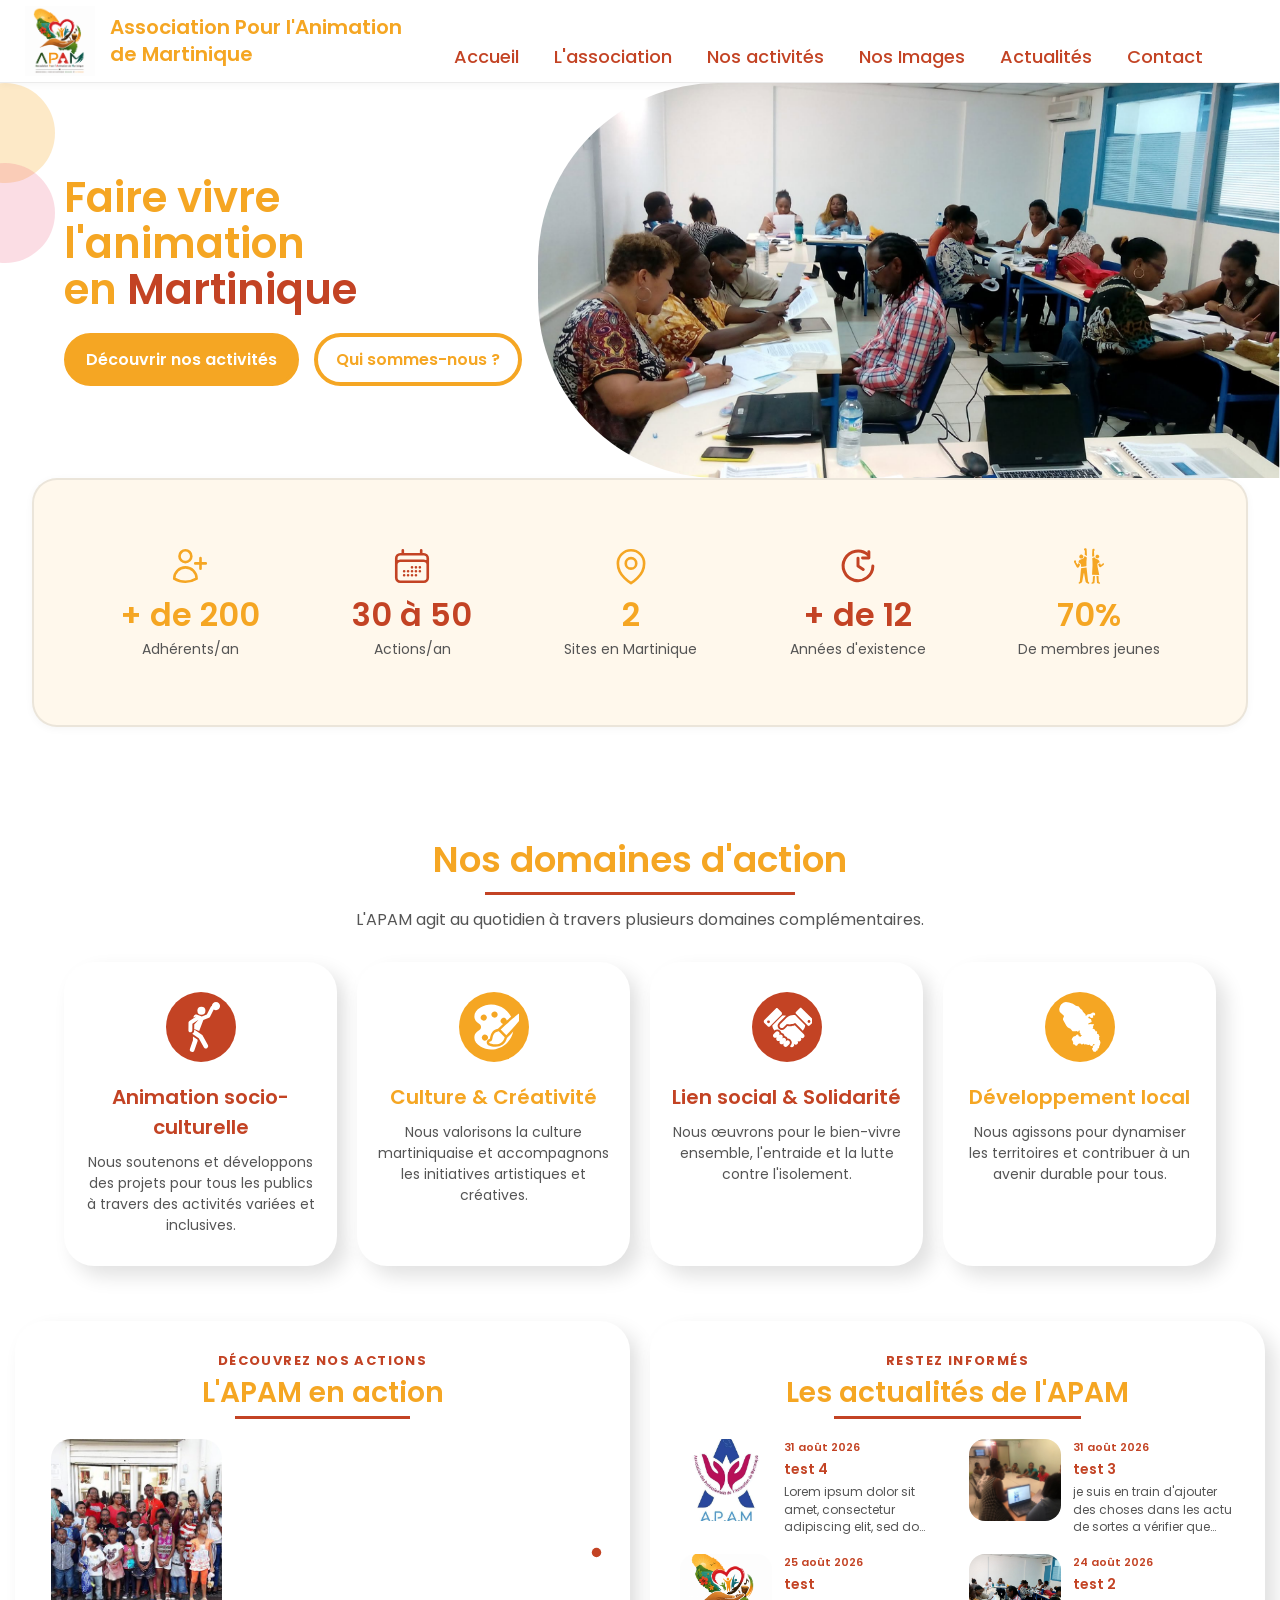
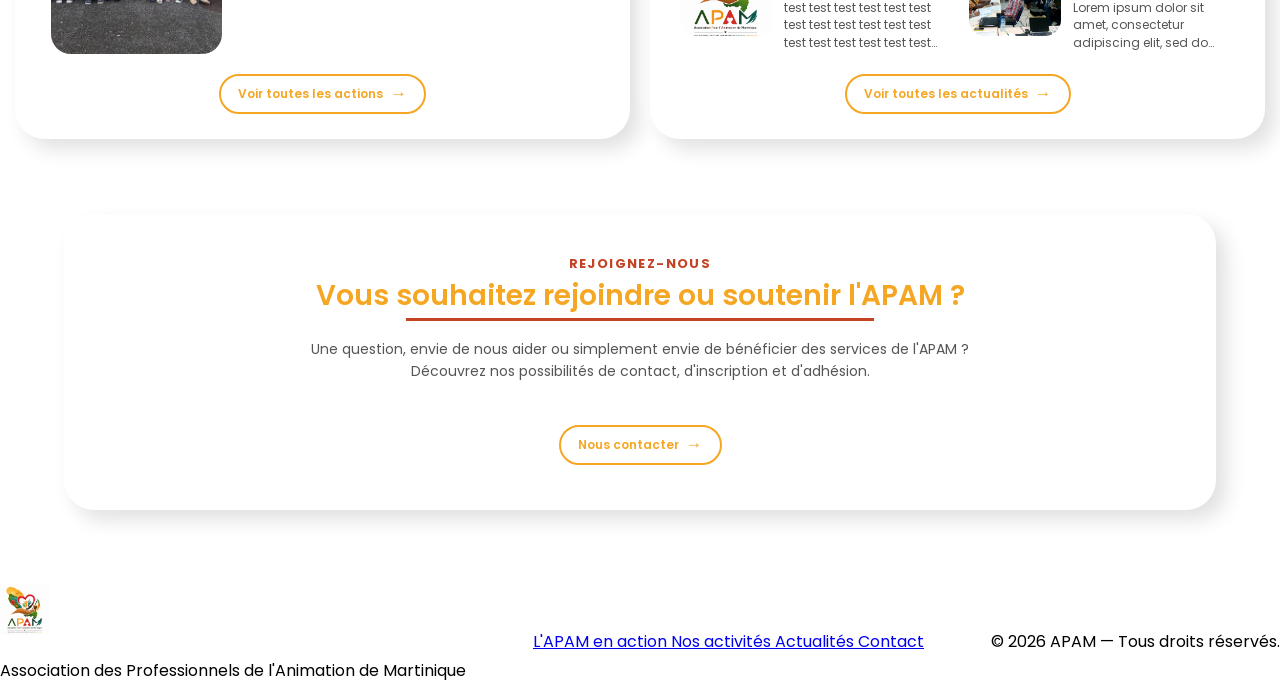
<file: index.html>
<!DOCTYPE html>
<html lang="fr">

    <head>

        <meta charset="UTF-8">

        <meta
            name="viewport"
            content="width=device-width, initial-scale=1.0"
        >

        <title>
            APAM — Association des Professionnels de l'Animation de Martinique
        </title>

        <meta
            name="description"
            content="Découvrez l'APAM, l'Association des Professionnels de l'Animation de Martinique : nos activités, nos actions, nos actualités et nos engagements."
        >

        <!-- Police Poppins -->
        <link
            href="https://fonts.googleapis.com/css2?family=Poppins:wght@400;500;600;700&display=swap"
            rel="stylesheet"
        >

        <!-- CSS principal -->
        <link
            rel="stylesheet"
            href="CSS/style.css"
        >

    </head>


    <body>


        <!-- =========================================================
             HEADER
        ========================================================== -->

        <header class="site-header">

            <div class="container">


                <!-- LOGO -->

                <a
                    href="index.html"
                    class="logo"
                >

                    <img
                        src="assets/logo/logo-apam.png"
                        alt="Logo APAM"
                    >

                    <span class="site-title">
                        Association Pour l'Animation<br>
                        de Martinique
                    </span>

                </a>


                <!-- NAVIGATION -->

                <nav class="main-navigation">

                    <ul>

                        <li>
                            <a href="index.html">
                                Accueil
                            </a>
                        </li>

                        <li>
                            <a href="../association/association.html">
                                L'association
                            </a>
                        </li>

                        <li>
                            <a href="../activites/activites.html">
                                Nos activités
                            </a>
                        </li>

                        <li>
                            <a href="actions/actions.html">
                                Nos Images
                            </a>
                        </li>

                        <li>
                            <a href="../actualites/actualites.html">
                                Actualités
                            </a>
                        </li>

                        <li>
                            <a href="/contacts/contact.html">
                                Contact
                            </a>
                        </li>

                    </ul>

                </nav>

            </div>

        </header>


        <!-- =========================================================
             CONTENU
        ========================================================== -->

        <main>


            <!-- =====================================================
                 HERO
            ====================================================== -->

            <section
                id="accueil"
                class="hero"
            >

                <div class="container">


                    <div class="hero-content">

                        <h1>
                            Faire vivre<br>
                            l'animation<br>
                            en <span>Martinique</span>
                        </h1>


                        <!--
                        <p class="hero-description">
                            L'APAM accompagne les initiatives, les professionnels
                            et les publics à travers des actions sociales,
                            culturelles et éducatives.
                        </p>
                        -->


                        <div class="hero-buttons">

                            <a
                                href="#activites"
                                class="button button-primary"
                            >
                                Découvrir nos activités
                            </a>


                            <a
                                href="#association"
                                class="button button-secondary"
                            >
                                Qui sommes-nous ?
                            </a>

                        </div>

                    </div>


                    <div class="hero-image">

                        <img
                            src="assets/images/hero.png"
                            alt="Activité de l'APAM"
                        >

                    </div>

                </div>

            </section>


            <!-- =====================================================
                 CHIFFRES CLÉS
            ====================================================== -->

            <section class="stats">

                <div class="container">


                    <!-- 1 — Adhérents -->

                    <div class="stat">

                        <svg
                            xmlns="http://www.w3.org/2000/svg"
                            fill="none"
                            viewBox="0 0 24 24"
                            stroke-width="1.5"
                            stroke="currentColor"
                            class="stat-icon"
                        >

                            <path
                                stroke-linecap="round"
                                stroke-linejoin="round"
                                d="M18 7.5v3m0 0v3m0-3h3m-3 0h-3m-2.25-4.125a3.375 3.375 0 1 1-6.75 0 3.375 3.375 0 0 1 6.75 0ZM3 19.235v-.11a6.375 6.375 0 0 1 12.75 0v.109A12.318 12.318 0 0 1 9.374 21c-2.331 0-4.512-.645-6.374-1.766Z"
                            />

                        </svg>

                        <strong>
                            + de 200
                        </strong>

                        <span>
                            Adhérents/an
                        </span>

                    </div>


                    <!-- 2 — Actions -->

                    <div class="stat-red">

                        <svg
                            xmlns="http://www.w3.org/2000/svg"
                            fill="none"
                            viewBox="0 0 24 24"
                            stroke-width="1.5"
                            stroke="currentColor"
                            class="stat-red-icon"
                        >

                            <path
                                stroke-linecap="round"
                                stroke-linejoin="round"
                                d="M6.75 3v2.25M17.25 3v2.25M3 18.75V7.5a2.25 2.25 0 0 1 2.25-2.25h13.5A2.25 2.25 0 0 1 21 7.5v11.25m-18 0A2.25 2.25 0 0 0 5.25 21h13.5A2.25 2.25 0 0 0 21 18.75m-18 0v-7.5A2.25 2.25 0 0 1 5.25 9h13.5A2.25 2.25 0 0 1 21 11.25v7.5m-9-6h.008v.008H12v-.008ZM12 15h.008v.008H12V15Zm0 2.25h.008v.008H12v-.008ZM9.75 15h.008v.008H9.75V15Zm0 2.25h.008v.008H9.75v-.008ZM7.5 15h.008v.008H7.5V15Zm0 2.25h.008v.008H7.5v-.008Zm6.75-4.5h.008v.008h-.008v-.008Zm0 2.25h.008v.008h-.008V15Zm0 2.25h.008v.008h-.008v-.008Zm2.25-4.5h.008v.008H16.5v-.008Zm0 2.25h.008v.008H16.5V15Z"
                            />

                        </svg>

                        <strong>
                            30 à 50
                        </strong>

                        <span>
                            Actions/an
                        </span>

                    </div>


                    <!-- 3 — Sites -->

                    <div class="stat">

                        <svg
                            xmlns="http://www.w3.org/2000/svg"
                            fill="none"
                            viewBox="0 0 24 24"
                            stroke-width="1.5"
                            stroke="currentColor"
                            class="stat-icon"
                        >

                            <path
                                stroke-linecap="round"
                                stroke-linejoin="round"
                                d="M15 10.5a3 3 0 1 1-6 0 3 3 0 0 1 6 0Z"
                            />

                            <path
                                stroke-linecap="round"
                                stroke-linejoin="round"
                                d="M19.5 10.5c0 7.142-7.5 11.25-7.5 11.25S4.5 17.642 4.5 10.5a7.5 7.5 0 1 1 15 0Z"
                            />

                        </svg>

                        <strong>
                            2
                        </strong>

                        <span>
                            Sites en Martinique
                        </span>

                    </div>


                    <!-- 4 — Années d'existence -->

                    <div class="stat-red">

                        <svg
                            xmlns="http://www.w3.org/2000/svg"
                            viewBox="0 0 24 24"
                            fill="none"
                            stroke="currentColor"
                            stroke-width="1.7"
                            stroke-linecap="round"
                            stroke-linejoin="round"
                            class="stat-red-icon"
                        >

                            <path
                                d="M20.5 12
                                   A8.5 8.5 0 1 1 17.8 5.7"
                            />

                            <path
                                d="M18.2 3.8
                                   V7.4
                                   H14.6"
                            />

                            <path
                                d="M12 7.5
                                   V12
                                   L15 14"
                            />

                        </svg>

                        <strong>
                            + de 12
                        </strong>

                        <span>
                            Années d'existence
                        </span>

                    </div>


                    <!-- 5 — Professionnels -->

                    <div class="stat">

                        <svg
                            xmlns="http://www.w3.org/2000/svg"
                            viewBox="0 0 512 512"
                            fill="currentColor"
                            class="stat-icon"
                        >

                            <path d="M347 379L354 462L380 472L387 472L391 467L391 462L375 446L372 379Z"/>

                            <path d="M329 379L304 380L301 449L285 463L287 470L290 472L297 472L318 465L323 461Z"/>

                            <path d="M226 274L159 284L144 444L129 459L130 467L136 472L146 470L167 458L172 452L193 341L196 345L214 445L218 454L225 460L248 472L254 471L259 465L259 459L245 446Z"/>

                            <path d="M438 226L435 223L427 223L419 229L413 239L398 241L393 227L388 226L376 229L369 235L368 239L381 264L387 269L396 270L413 260L437 241Z"/>

                            <path d="M80 188L73 196L73 208L105 269L115 276L128 274L139 259L147 239L135 226L124 222L119 241L96 211L99 204L97 192L87 186Z"/>

                            <path d="M315 152L295 163L298 194L299 250L293 364L381 365L361 267L358 232L366 220L387 211L379 193L368 180L336 166L326 157L323 150Z"/>

                            <path d="M204 136L201 136L193 157L184 166L156 176L141 184L133 193L126 210L141 218L155 233L162 269L221 260L225 257L225 201L230 152Z"/>

                            <path d="M350 119L342 124L336 133L336 149L339 155L349 163L367 163L380 150L381 136L379 130L366 119Z"/>

                            <path d="M159 117L150 120L142 127L138 136L138 148L141 155L149 163L156 166L168 166L177 162L182 157L187 146L187 138L183 128L176 121L166 117Z"/>

                            <path d="M314 45L301 48L297 55L294 119L296 144L320 136L317 75L323 68L324 54L319 47Z"/>

                            <path d="M207 39L200 43L195 53L197 62L206 69L204 120L231 134L227 49L222 42L216 39Z"/>

                        </svg>

                        <strong>
                            70%
                        </strong>

                        <span>
                            De membres jeunes
                        </span>

                    </div>

                </div>

            </section>


            <!-- =====================================================
                 DOMAINES D'ACTION
            ====================================================== -->

            <section
                id="activites"
                class="domains"
            >

                <div class="container">


                    <div class="section-heading">

                        <h2>
                            Nos domaines d'action
                        </h2>

                        <p>
                            L'APAM agit au quotidien à travers plusieurs
                            domaines complémentaires.
                        </p>

                    </div>


                    <div class="domain-grid">


                        <!-- =================================================
                             1 — ANIMATION SOCIO-CULTURELLE
                        ================================================== -->

                        <article class="domain-card-red">

                            <div class="domain-icon-red">

                                <svg
                                    fill="currentColor"
                                    class="domain-svg"
                                    viewBox="0 0 459.535 459.535"
                                    xmlns="http://www.w3.org/2000/svg"
                                >

                                    <g transform="translate(30,0)">

                                        <path d="M125.792,317.478v34.512L98.05,431.017c-3.918,11.161,1.954,23.385,13.115,27.303c11.161,3.918,23.385-1.954,27.303-13.115l28.951-82.47c3.833-10.485-0.807-17.659-0.807-17.659L125.792,317.478z"/>

                                        <circle
                                            cx="203.476"
                                            cy="79.794"
                                            r="36.991"
                                        />

                                        <path d="M214.746,308.143c-1.639-3.024-3.983-5.608-6.831-7.535l-70.701-47.801l-0.077,8.712c-0.116,13.146-7.57,24.606-18.431,30.484l60.879,41.159l45.87,82.143c5.65,10.418,18.657,14.248,29.038,8.62c10.399-5.639,14.257-18.639,8.62-29.038L214.746,308.143z"/>

                                        <path d="M337.324,0c-20.681,0-37.482,16.566-37.884,37.15c-4.454,1.344-8.384,4.408-10.694,8.865l-35.471,68.446l-46.296,18.072l-41.564-15.764c-12.904-4.894-27.332,1.599-32.226,14.503l-4.531,11.947l26.901-9.22L93.08,173.524c-4.959,3.233-8.048,8.76-8.101,14.795l-0.67,72.734c-0.088,9.853,7.831,17.918,17.69,18.005H102c0.054,0.001,0.106,0.001,0.16,0.001c9.64,0,17.757-7.815,17.844-17.691l0.545-61.737l56.867-37.07l-39.791,43.76l-0.367,41.617l45.898,18.185l38.272-100.911l51.091-19.943c4.037-1.576,7.363-4.566,9.357-8.414l34.809-67.168c5.94,3.866,13.025,6.12,20.64,6.12c20.934,0,37.904-16.97,37.904-37.903S358.257,0,337.324,0z"/>

                                    </g>

                                </svg>

                            </div>


                            <h3>
                                Animation socio-culturelle
                            </h3>

                            <p>
                                Nous soutenons et développons des projets
                                pour tous les publics à travers des activités
                                variées et inclusives.
                            </p>

                        </article>


                        <!-- =================================================
                             2 — CULTURE & CRÉATIVITÉ
                        ================================================== -->

                        <article class="domain-card">

                            <div class="domain-icon">

                                <svg
                                    fill="currentColor"
                                    class="domain-svg"
                                    viewBox="0 0 325.04 325.04"
                                    xmlns="http://www.w3.org/2000/svg"
                                >

                                    <g transform="translate(35,0)">

                                        <path d="M117.866,234.088c-2.956,14.532-4.875,21.558-16.092,22.458c-2.764,0.222-5.015,2.308-5.446,5.047c-0.432,2.738,1.069,5.416,3.631,6.477c0.721,0.298,17.877,7.308,37.921,7.309c0.003,0,0.005,0,0.007,0c13.968,0,25.95-3.386,35.612-10.063c11.45-7.912,19.344-20.294,23.541-36.788l-38.572-38.88C125.871,194.924,121.253,217.436,117.866,234.088z"/>

                                        <path d="M322.745,63.336c-1.037-1.046-2.887-2.293-5.806-2.293c-3.423,0-12.516,0-67.74,46.992c-25.509,21.706-54.92,48.559-78.314,71.41l36.603,36.894c24.061-25.009,52.129-56.355,74.451-83.258c14.096-16.986,24.935-31.002,32.216-41.657C323.799,77.311,328.023,68.655,322.745,63.336z"/>

                                        <path d="M182.595,278.479c-12.387,8.56-27.429,12.899-44.716,12.899c-22.753-0.001-41.919-7.649-44.046-8.527c-9.425-3.906-14.898-13.673-13.31-23.749c1.555-9.871,9.463-17.373,19.341-18.446c0.861-2.571,1.813-7.254,2.323-9.758c1.878-9.23,4.449-21.873,12.358-33.126c8.637-12.287,21.656-20.165,38.751-23.466c9.811-9.737,21.005-20.443,32.686-31.308c-5.905-1.281-11.185-5.127-14.017-10.944c-4.875-10.02-0.623-22.073,9.484-26.895c10.133-4.834,22.287-0.612,27.155,9.423c0.961,1.978,1.555,4.033,1.832,6.096c9.688-8.677,19.309-17.099,28.392-24.828c0.054-0.046,0.105-0.09,0.16-0.136c-10.209-19.536-24.849-36.845-42.687-50.098c-25.614-19.031-56.114-29.096-88.2-29.104c-0.01,0-0.017,0-0.025,0c-21.654,0-47.976,7.566-68.697,19.749C13.981,51.193-0.005,71.163,0,92.49c0.008,25.748,14.53,36.518,26.199,45.171c9.515,7.057,17.03,12.63,17.034,24.844c0.003,12.213-7.508,17.781-17.018,24.831c-11.665,8.648-26.184,19.412-26.176,45.163c0.006,21.324,14.001,41.299,39.406,56.244c20.736,12.198,47.072,19.78,68.73,19.786c0.015,0,0.028,0,0.042,0c39.305,0,76.254-15.171,104.044-42.72c20.837-20.655,34.656-46.416,40.273-74.442c-13.952,15.471-27.997,30.493-40.563,43.322C206.641,253.965,196.773,268.682,182.595,278.479z M111.054,77.103c2.498-10.871,13.4-17.657,24.354-15.167c10.939,2.478,17.793,13.282,15.313,24.138c-2.499,10.844-13.407,17.631-24.362,15.154C115.411,98.764,108.554,87.947,111.054,77.103z M45.054,114.152c-7.005-8.716-5.565-21.401,3.216-28.339c8.78-6.925,21.571-5.505,28.589,3.195c6.99,8.703,5.545,21.388-3.229,28.34C64.869,124.288,52.058,122.853,45.054,114.152z M55.746,247.168c-8.786-6.944-10.231-19.629-3.226-28.342c7-8.696,19.796-10.122,28.581-3.18c8.778,6.943,10.224,19.629,3.225,28.327C77.327,252.686,64.53,254.111,55.746,247.168z"/>

                                    </g>

                                </svg>

                            </div>


                            <h3>
                                Culture & Créativité
                            </h3>

                            <p>
                                Nous valorisons la culture martiniquaise
                                et accompagnons les initiatives artistiques
                                et créatives.
                            </p>

                        </article>


                        <!-- =================================================
                             3 — LIEN SOCIAL
                        ================================================== -->

                        <article class="domain-card-red">

                            <div class="domain-icon-red">

                                <svg
                                    fill="currentColor"
                                    class="domain-svg"
                                    viewBox="0 0 512 512"
                                    xmlns="http://www.w3.org/2000/svg"
                                >

                                    <g transform="translate(18,5)">

                                        <path d="M255.366 141.046C247.966 144.629 240.634 149.594 233.833 156.403C199.742 190.501 168.752 221.491 168.752 221.491L168.765 221.511C168.58 221.697 168.394 221.849 168.208 222.041C159.384 230.872 159.034 244.95 167.183 254.187C167.506 254.558 167.851 254.923 168.208 255.273C177.369 264.447 192.244 264.469 201.44 255.273L237.237 219.476C243.413 221.739 249.485 223.059 255.311 223.719C263.248 224.599 270.703 224.269 277.333 223.334C293.495 221.044 291.803 221.711 301.177 218.63C310.53 215.562 321.039 209.276 321.039 209.276L327.401 215.631C328.102 216.312 344.32 232.556 352.593 240.816C354.058 242.287 355.302 243.498 356.135 244.365C357.091 245.362 358.157 246.084 358.817 247.047L400.095 288.326C411.993 274.976 425.583 255.094 423.905 232.268L320.763 129.14C320.763 129.14 285.062 126.589 255.366 141.046Z"/>

                                        <path d="M261.115 394.362C251.981 385.215 237.154 385.215 228.014 394.362L221.22 401.156C230.339 392.024 230.332 377.23 221.199 368.09C212.059 358.964 197.252 358.964 188.112 368.097C197.252 358.964 197.252 344.157 188.112 335.01C178.979 325.862 164.165 325.877 155.025 335.01C164.165 325.877 164.165 311.063 155.025 301.915C145.891 292.783 131.078 292.783 121.937 301.929L101.477 322.382C92.337 331.529 92.337 346.329 101.477 355.476C110.61 364.61 125.418 364.61 134.557 355.476C125.418 364.61 125.418 379.423 134.557 388.564C143.704 397.697 158.511 397.697 167.651 388.564C158.511 397.697 158.511 412.505 167.651 421.652C176.791 430.785 191.598 430.785 200.739 421.652L207.541 414.843C198.422 423.99 198.428 438.783 207.561 447.916C216.701 457.048 231.508 457.048 240.649 447.916L261.116 427.448C270.248 418.302 270.248 403.495 261.115 394.362Z"/>

                                        <path d="M507.987 178.28L387.543 57.822C382.192 52.485 373.541 52.485 368.204 57.822L329.573 96.452C324.236 101.789 324.236 110.441 329.573 115.785L450.031 236.236C455.361 241.586 464.027 241.586 469.357 236.236L507.987 197.598C513.338 192.276 513.338 183.624 507.987 178.28ZM473.655 204.992C467.905 210.728 458.607 210.728 452.878 204.992C447.143 199.249 447.143 189.951 452.878 184.215C458.607 178.479 467.905 178.479 473.655 184.215C479.391 189.951 479.384 199.249 473.655 204.992Z"/>

                                        <path d="M182.417 99.864L143.793 61.234C138.457 55.897 129.798 55.897 124.465 61.234L4.003 181.691C-1.334 187.014-1.334 200.98 4.003 206.31L42.634 244.954C47.964 250.285 56.636 250.285 61.959 244.954L182.417 124.496C187.761 119.159 187.761 105.207 182.417 99.864ZM59.118 208.403C53.382 214.132 44.078 214.132 38.341 208.403C32.606 202.66 32.606 193.362 38.341 187.626C44.078 181.891 53.382 181.891 59.118 187.626C64.854 193.362 64.854 202.66 59.118 208.403Z"/>

                                        <path d="M397.528 312.809L390.06 305.327L317.551 232.818L312.668 234.984L307.352 236.903L306.968 237.02C306.032 237.316 297.284 239.991 280.036 242.432C270.916 243.705 261.88 243.863 253.132 242.866C249.673 242.481 246.234 241.916 242.836 241.174L215.079 268.918C198.401 285.596 171.243 285.596 154.565 268.918C153.98 268.327 153.416 267.728 152.894 267.137L152.715 266.937C142.186 254.998 139.511 238.657 144.463 224.476L155.136 207.867L155.116 207.847L220.197 142.773C222.844 140.132 225.623 137.67 228.511 135.345C208.23 131.363 191.215 132.539 191.215 132.539L88.093 235.679C86.704 254.667 99.744 275.478 109.021 287.631C125.713 271.668 152.26 271.875 168.662 288.285C174.769 294.385 178.614 301.902 180.236 309.783C188.131 311.42 195.642 315.258 201.749 321.365C207.856 327.479 211.701 334.996 213.324 342.884C221.212 344.507 228.736 348.344 234.837 354.452C238.915 358.53 241.989 363.235 244.059 368.269C255.159 368.132 266.301 372.285 274.747 380.724C291.397 397.36 291.39 424.457 274.747 441.087L267.938 447.909L271.349 451.321C280.497 460.468 295.303 460.468 304.444 451.321C313.584 442.187 313.584 427.374 304.444 418.233L311.252 425.063C320.399 434.196 335.199 434.196 344.339 425.063C353.479 415.916 353.486 401.123 344.339 391.976C353.486 401.123 368.286 401.123 377.426 391.976C386.56 382.85 386.58 368.036 377.426 358.888C386.58 368.036 401.38 368.036 410.514 358.888C419.661 349.756 419.661 334.942 410.514 325.81L397.528 312.809Z"/>

                                    </g>

                                </svg>

                            </div>


                            <h3>
                                Lien social & Solidarité
                            </h3>

                            <p>
                                Nous œuvrons pour le bien-vivre ensemble,
                                l'entraide et la lutte contre l'isolement.
                            </p>

                        </article>


                        <!-- =================================================
                             4 — DÉVELOPPEMENT LOCAL
                        ================================================== -->

                        <article class="domain-card">

                            <div class="domain-icon">

                                <svg
                                    xmlns="http://www.w3.org/2000/svg"
                                    viewBox="0 0 323 390"
                                    fill="currentColor"
                                    class="domain-svg"
                                >

                                    <path d="M 26,9
                                        L 14,20 L 7,32 L 0,53 L 0,63 L 4,78 L 36,108 L 36,114 L 29,129
                                        L 29,138 L 55,186 L 67,199 L 87,209 L 104,229 L 127,229 L 134,226
                                        L 141,231 L 147,232 L 153,223 L 158,222 L 161,227 L 158,232 L 158,238
                                        L 166,247 L 165,255 L 177,260 L 170,265 L 168,271 L 152,268 L 150,266
                                        L 150,258 L 147,255 L 140,254 L 133,257 L 127,266 L 112,270 L 102,280
                                        L 97,291 L 98,299 L 105,303 L 105,308 L 109,314 L 107,320 L 108,327
                                        L 113,331 L 119,331 L 125,339 L 136,341 L 141,337 L 146,328 L 157,323
                                        L 165,323 L 174,331 L 183,330 L 187,323 L 195,332 L 208,330 L 219,334
                                        L 231,335 L 238,331 L 242,340 L 247,344 L 256,344 L 259,342 L 264,331
                                        L 267,328 L 271,328 L 274,330 L 275,336 L 262,342 L 261,349 L 263,354
                                        L 256,362 L 255,367 L 268,388 L 285,388 L 289,381 L 299,376 L 300,369
                                        L 297,364 L 304,363 L 310,358 L 312,342 L 318,335 L 316,326 L 322,322
                                        L 317,301 L 308,290 L 312,286 L 310,275 L 314,272 L 314,267 L 309,262
                                        L 307,253 L 304,250 L 295,249 L 295,232 L 292,229 L 282,229 L 280,220
                                        L 274,213 L 259,207 L 264,199 L 264,192 L 261,189 L 269,182 L 269,174
                                        L 266,171 L 257,173 L 237,171 L 231,177 L 226,170 L 229,166 L 249,157
                                        L 253,152 L 246,132 L 237,131 L 232,125 L 226,126 L 226,120 L 230,115
                                        L 237,114 L 246,124 L 262,122 L 265,119 L 263,111 L 265,103 L 275,105
                                        L 279,101 L 280,94 L 278,88 L 273,83 L 262,82 L 241,94 L 223,96 L 207,109
                                        L 204,95 L 185,76 L 178,62 L 163,51 L 152,36 L 129,30 L 106,14 L 76,3
                                        L 51,0 L 35,4 Z"
                                    />

                                </svg>

                            </div>


                            <h3>
                                Développement local
                            </h3>

                            <p>
                                Nous agissons pour dynamiser les territoires
                                et contribuer à un avenir durable pour tous.
                            </p>

                        </article>

                    </div>

                </div>

            </section>


            <!-- =====================================================
                 APAM EN ACTION + ACTUALITÉS
            ====================================================== -->

            <section
                id="association"
                class="home-highlights"
            >

                <div class="highlights-grid">


                    <!-- =================================================
                         PANNEAU APAM EN ACTION
                    ================================================== -->

                    <article
                        class="highlight-card highlight-panel-actions"
                    >

                        <div class="highlight-content">

                            <p class="highlight-eyebrow">
                                Découvrez nos actions
                            </p>

                            <h2>
                                L'APAM en action
                            </h2>

                        </div>


                        <!-- =================================================
                             CARROUSEL
                        ================================================== -->

                        <div
                            id="home-actions-preview"
                            class="home-actions-preview"
                        >
                        </div>


                        <a
                            href="actions/actions.html"
                            class="highlight-button"
                        >
                            Voir toutes les actions

                            <span aria-hidden="true">
                                →
                            </span>

                        </a>

                    </article>


                    <!-- =================================================
                         PANNEAU ACTUALITÉS
                    ================================================== -->

                    <article
                        class="highlight-card highlight-panel-news"
                    >

                        <div class="highlight-content">

                            <p class="highlight-eyebrow">
                                Restez informés
                            </p>

                            <h2>
                                Les actualités de l'APAM
                            </h2>

                        </div>


                        <!-- =================================================
                             APERÇU DES ACTUALITÉS
                        ================================================== -->

                        <div
                            id="home-news-preview"
                            class="home-news-preview"
                        >
                        </div>


                        <a
                            href="actualites/actualites.html"
                            class="highlight-button"
                        >
                            Voir toutes les actualités

                            <span aria-hidden="true">
                                →
                            </span>

                        </a>

                    </article>

                </div>

            </section>


            <!-- =====================================================
                 CONTACT / APPEL À L'ACTION
            ====================================================== -->

            <!-- =====================================================
     CONTACT / REJOINDRE L'APAM
====================================================== -->

<section
    id="contact"
    class="home-contact"
>

    <div class="home-contact-panel">

        <div class="highlight-content">

            <p class="highlight-eyebrow">
                Rejoignez-nous
            </p>

            <h2>
                Vous souhaitez rejoindre
                ou soutenir l'APAM ?
            </h2>

        </div>


        <p class="home-contact-text">

            Une question, envie de nous aider ou simplement
            envie de bénéficier des services de l'APAM ?
            Découvrez nos possibilités de contact,
            d'inscription et d'adhésion.

        </p>


        <div class="home-contact-buttons">

            <a
                href="contacts/contact.html"
                class="highlight-button"
            >

                Nous contacter

                <span aria-hidden="true">
                    →
                </span>

            </a>

        </div>

    </div>

</section>

        </main>


        <!-- =========================================================
             FOOTER
        ========================================================== -->

        <footer class="site-footer">

            <div class="container">


                <div class="footer-brand">

                    <img
                        src="assets/logo/logo-apam.png"
                        alt="Logo APAM"
                    >

                    <p>
                        Association des Professionnels
                        de l'Animation de Martinique
                    </p>

                </div>


                <div class="footer-links">

                    <a href="#association">
                        L'APAM en action
                    </a>

                    <a href="#activites">
                        Nos activités
                    </a>

                    <a href="actualites/actualites.html">
                        Actualités
                    </a>

                    <a href="#contact">
                        Contact
                    </a>

                </div>


                <div class="footer-bottom">

                    <p>
                        © 2026 APAM — Tous droits réservés.
                    </p>

                </div>

            </div>

        </footer>


        <!-- =========================================================
             JAVASCRIPT
        ========================================================== -->

        <script src="JS/script.js"></script>


    </body>

</html>
</file>
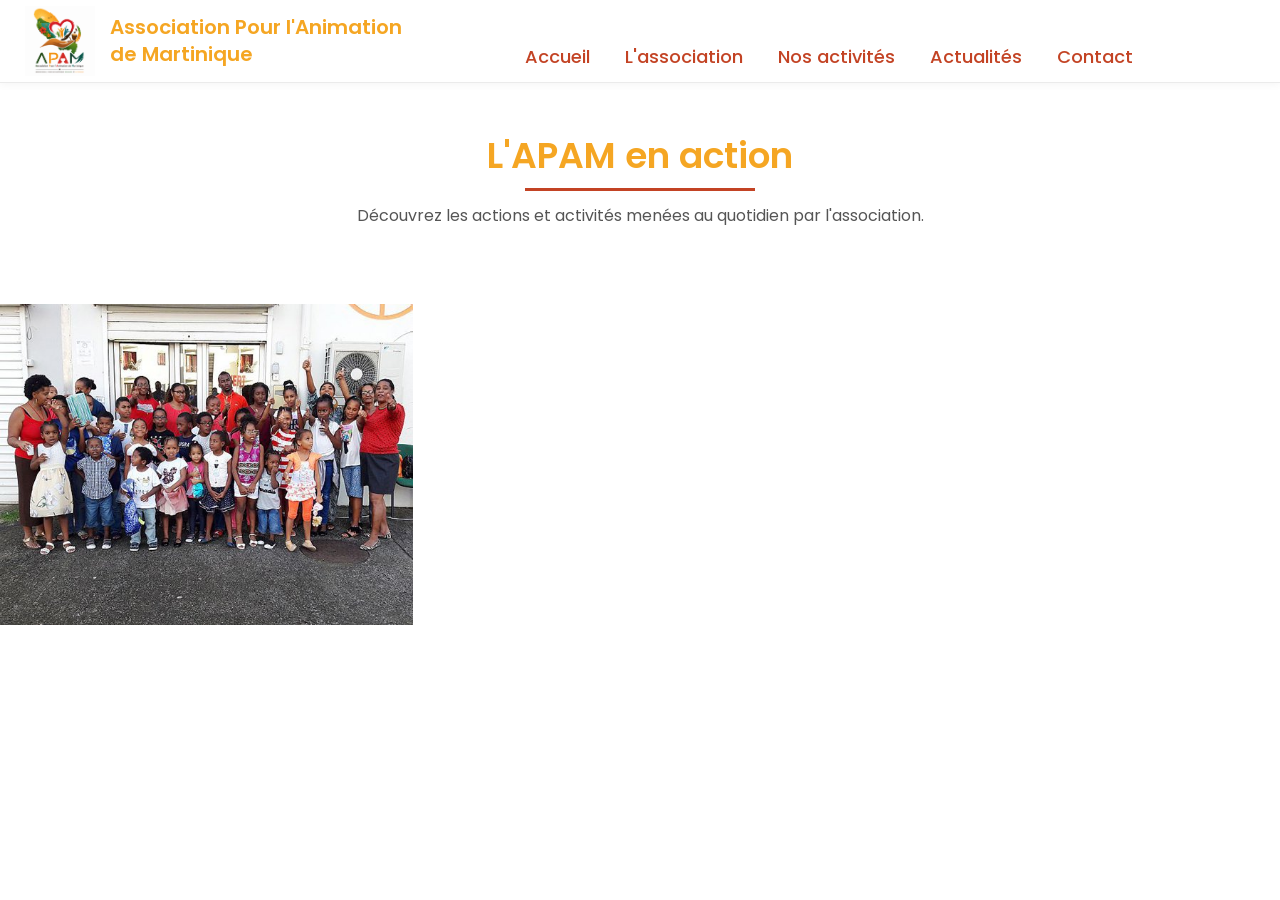
<file: actions/actions.html>
<!DOCTYPE html>
<html lang="fr">

<head>
    <meta charset="UTF-8">
    <meta name="viewport" content="width=device-width, initial-scale=1.0">

    <title>APAM — Titre de la page</title>

    <!-- Police Poppins -->
    <link href="https://fonts.googleapis.com/css2?family=Poppins:wght@400;500;600;700&display=swap" rel="stylesheet">

    <!-- Feuille de style commune -->
    <link rel="stylesheet" href="../CSS/style.css">
</head>

<script src="../JS/gallery.js"></script>

<div class="lightbox" id="photo-lightbox" aria-hidden="true">

    <button
        class="lightbox-close"
        type="button"
        aria-label="Fermer">
        ×
    </button>

    <button
        class="lightbox-prev"
        type="button"
        aria-label="Média précédent">
        ‹
    </button>

    <div class="lightbox-media"></div>

    <button
        class="lightbox-next"
        type="button"
        aria-label="Média suivant">
        ›
    </button>

</div>
<body>

    <!-- ========================================
         HEADER
         ======================================== -->

    <header class="site-header">

        <div class="container">

            <a href="../index.html" class="logo">
                <img src="../assets/logo/logo-apam.png" alt="Logo APAM">

                <span class="site-title">
                    Association Pour l'Animation<br>
                    de Martinique
                </span>
            </a>

            <nav class="main-navigation">
                <ul>
                    <li>
                        <a href="../index.html">Accueil</a>
                    </li>

                    <li>
                        <a href="../association/association.html">L'association</a>
                    </li>

                    <li>
                        <a href="../activites/activites.html">Nos activités</a>
                    </li>

                    <li>
                        <a href="../actualites/actualites.html">Actualités</a>
                    </li>

                    <li>
                        <a href="contact.html">Contact</a>
                    </li>
                </ul>
            </nav>

        </div>

    </header>


    <!-- ========================================
         CONTENU DE LA PAGE
         ======================================== -->

    <main>

    <section class="action-section">

        <div class="action-gallery-panel">

            <div class="section-heading">

                <h2>
                    L'APAM en action
                </h2>

                <p>
                    Découvrez les actions et activités menées
                    au quotidien par l'association.
                </p>

            </div>

            <div class="gallery" id="apam-gallery">
                <!-- Les photos seront chargées automatiquement -->
            </div>

        </div>

    </section>

</main>


    <!-- ========================================
         FOOTER
         ======================================== -->

    <footer class="site-footer">

        <div class="container">

            <div class="footer-brand">

                
            </div>

        </div>

    </footer>

    <script src="../JS/gallery.js"></script>

</body>

</html>
</file>
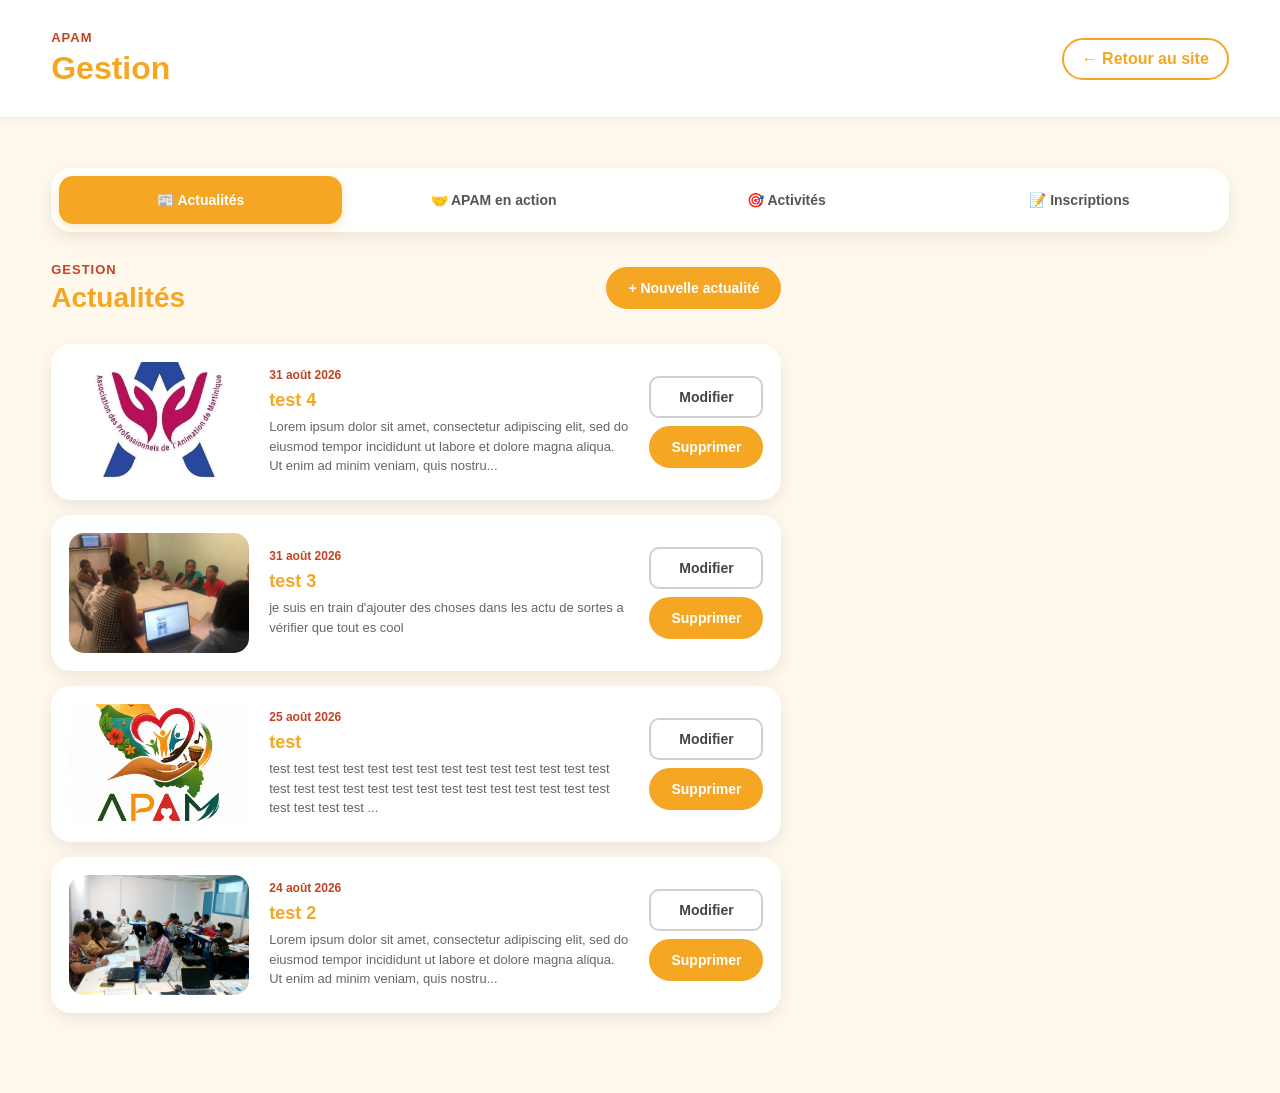
<file: gestion/gestion.html>
<!DOCTYPE html>
<html lang="fr">

<head>

    <meta charset="UTF-8">

    <meta
        name="viewport"
        content="width=device-width, initial-scale=1.0"
    >

    <title>Gestion APAM</title>

    <link
        rel="stylesheet"
        href="gestion.css"
    >

</head>


<body>


    <!-- =====================================================
         HEADER
    ====================================================== -->

    <header class="gestion-header">

        <div class="gestion-header-inner">

            <div>

                <p class="gestion-eyebrow">
                    APAM
                </p>

                <h1>
                    Gestion
                </h1>

            </div>


            <a
                href="../index.html"
                class="back-button"
            >
                ← Retour au site
            </a>

        </div>

    </header>


    <!-- =====================================================
         CONTENU PRINCIPAL
    ====================================================== -->

    <main class="gestion-main">


        <!-- =================================================
             NAVIGATION
        ================================================== -->

        <nav
    class="gestion-tabs"
    aria-label="Sections de gestion"
>

    <button
        type="button"
        class="gestion-tab active"
        data-tab="actualites"
    >
        📰 Actualités
    </button>


    <button
        type="button"
        class="gestion-tab"
        data-tab="actions"
    >
        🤝 APAM en action
    </button>


    <button
        type="button"
        class="gestion-tab"
        data-tab="activites"
    >
        🎯 Activités
    </button>


    <button
        type="button"
        class="gestion-tab"
        data-tab="inscriptions"
    >
        📝 Inscriptions
    </button>

</nav>

        <!-- =================================================
             ACTUALITÉS
        ================================================== -->

        <section
            class="gestion-tab-content active"
            data-content="actualites"
        >

            <div class="actualites-management">


                <!-- =============================================
                     EN-TÊTE
                ============================================== -->

                <div class="actualites-header">

                    <div>

                        <p class="panel-eyebrow">
                            Gestion
                        </p>

                        <h2>
                            Actualités
                        </h2>

                    </div>


                    <button
                        type="button"
                        class="button-primary"
                        id="new-news-button"
                    >
                        + Nouvelle actualité
                    </button>

                </div>


                <!-- =============================================
                     LISTE DES ACTUALITÉS
                ============================================== -->

                <div
                    class="news-list"
                    id="news-list"
                >

                    <div class="news-list-empty">

                        <p>
                            Aucune actualité pour le moment.
                        </p>


                        <button
                            type="button"
                            class="button-primary"
                            id="new-news-empty-button"
                        >
                            Créer la première actualité
                        </button>

                    </div>

                </div>


                <!-- =============================================
                     ÉDITEUR D'ACTUALITÉ
                ============================================== -->

                <div
                    class="news-editor"
                    id="news-editor"
                    hidden
                >


                    <!-- EN-TÊTE ÉDITEUR -->

                    <div class="actualites-header">

                        <div>

                            <p class="panel-eyebrow">
                                Publication
                            </p>

                            <h2 id="editor-title">
                                Nouvelle actualité
                            </h2>

                        </div>


                        <button
                            type="button"
                            class="button-secondary"
                            id="cancel-editor-button"
                        >
                            ← Retour aux actualités
                        </button>

                    </div>


                    <!-- FORMULAIRE + APERÇU -->

                    <div class="news-editor-layout">


                        <!-- =====================================
                             FORMULAIRE
                        ====================================== -->

                        <form
                            id="news-form"
                            class="news-form"
                        >


                            <!-- ID INTERNE -->

                            <input
                                type="hidden"
                                id="news-id"
                            >


                            <!-- TITRE -->

                            <div class="form-group">

                                <label for="news-title">
                                    Titre de l'actualité
                                </label>

                                <input
                                    type="text"
                                    id="news-title"
                                    placeholder="Ex. Sortie à la plage avec les jeunes"
                                    required
                                >

                            </div>
                            
                            
                            


                            <!-- DATE -->

                            <div class="form-group">

                                <label for="news-date">
                                    Date
                                </label>

                                <input
                                    type="date"
                                    id="news-date"
                                    required
                                >

                            </div>


                            <!-- IMAGE PRINCIPALE -->

                            <div class="form-group">

                                <label>
                                    Image principale
                                </label>

                                <p class="form-help">
                                    Cette image sera utilisée
                                    sur l'accueil et l'aperçu
                                    de l'actualité.
                                </p>


                                <label
                                    for="news-cover"
                                    class="upload-box"
                                >

                                    <span class="upload-icon">
                                        +
                                    </span>

                                    <span class="upload-title">
                                        Choisir l'image principale
                                    </span>

                                    <span
                                        class="upload-file-name"
                                        id="cover-file-name"
                                    >
                                        Aucun fichier sélectionné
                                    </span>

                                </label>


                                <input
                                    type="file"
                                    id="news-cover"
                                    accept="image/*"
                                    hidden
                                >


                                <div
                                    class="image-preview"
                                    id="cover-preview"
                                ></div>

                            </div>


                            <!-- PHOTOS DE L'ACTUALITÉ -->

                            <div class="form-group">

                                <label>
                                    Photos de l'actualité
                                </label>

                                <p class="form-help">
                                    Ajoute autant de photos que
                                    nécessaire pour illustrer
                                    l'article.
                                </p>


                                <label
                                    for="news-images"
                                    class="upload-box"
                                >

                                    <span class="upload-icon">
                                        +
                                    </span>

                                    <span class="upload-title">
                                        Ajouter des photos
                                    </span>

                                    <span
                                        class="upload-file-name"
                                        id="images-file-count"
                                    >
                                        Aucune photo sélectionnée
                                    </span>

                                </label>


                                <input
                                    type="file"
                                    id="news-images"
                                    accept="image/*"
                                    multiple
                                    hidden
                                >


                                <div
                                    class="images-preview"
                                    id="images-preview"
                                ></div>

                            </div>


                            <!-- ARTICLE -->

                            <div class="form-group">

                                <label for="news-content">
                                    Article
                                </label>

                                <textarea
                                    id="news-content"
                                    rows="12"
                                    placeholder="Écris ici le contenu de l'actualité..."
                                    required
                                ></textarea>

                            </div>


                            <!-- ACTIONS -->

                            <div class="form-actions">

                                <button
                                    type="button"
                                    class="button-secondary"
                                    id="cancel-news-button"
                                >
                                    Annuler
                                </button>


                                <button
                                    type="submit"
                                    class="button-primary"
                                >
                                    Enregistrer
                                </button>

                            </div>

                        </form>


                        <!-- =====================================
                             APERÇU
                        ====================================== -->

                        <aside class="preview-panel">

                            <div class="panel-heading">

                                <div>

                                    <p class="panel-eyebrow">
                                        Aperçu
                                    </p>

                                    <h2>
                                        Sur le site
                                    </h2>

                                </div>

                            </div>


                            <article class="news-preview">

                                <div
                                    class="news-preview-image"
                                    id="news-preview-image"
                                >

                                    <span>
                                        Image principale
                                    </span>

                                </div>


                                <div class="news-preview-content">

                                    <p
                                        class="news-preview-date"
                                        id="news-preview-date"
                                    >
                                        Date de l'actualité
                                    </p>


                                    <h3 id="news-preview-title">
                                        Titre de l'actualité
                                    </h3>


                                    <p id="news-preview-text">
                                        Le début de ton article
                                        apparaîtra ici...
                                    </p>

                                </div>

                            </article>

                        </aside>

                    </div>

                </div>

            </div>

        </section>


        <!-- =================================================
             APAM EN ACTION
        ================================================== -->

        <section
            class="gestion-tab-content"
            data-content="actions"
        >

            <div class="actions-management">


                <!-- =================================================
                     EN-TÊTE
                ================================================== -->

                <div class="actions-header">

                    <div>

                        <p class="panel-eyebrow">
                            Gestion
                        </p>

                        <h2>
                            APAM en action
                        </h2>

                        <p class="actions-intro">
                            Gérez les photos et vidéos utilisées
                            dans la galerie de l'APAM.
                        </p>

                    </div>


                    <!-- AJOUT MÉDIA -->

                    <button
                        type="button"
                        class="button-primary"
                        id="new-media-button"
                    >
                        + Ajouter un média
                    </button>

                </div>


                <!-- =================================================
                     GALERIE DES MÉDIAS
                ================================================== -->

                <div
                    class="media-gallery"
                    id="media-gallery"
                >

                    <!-- Les médias seront générés dynamiquement -->

                    <div
                        class="media-gallery-empty"
                        id="media-gallery-empty"
                    >

                        <div class="media-empty-icon">
                            🖼️
                        </div>

                        <h3>
                            Aucun média
                        </h3>

                        <p>
                            Aucun média n'est disponible pour le moment.
                        </p>

                        <button
                            type="button"
                            class="button-primary"
                            id="media-empty-add-button"
                        >
                            Ajouter un média
                        </button>

                    </div>

                </div>


                <!-- =================================================
                     ÉDITEUR DE MÉDIA
                ================================================== -->

                <div
                    class="media-editor"
                    id="media-editor"
                    hidden
                >

                    <div class="actions-header">

                        <div>

                            <p class="panel-eyebrow">
                                Média
                            </p>

                            <h2 id="media-editor-title">
                                Ajouter un média
                            </h2>

                        </div>


                        <button
                            type="button"
                            class="button-secondary"
                            id="cancel-media-editor-button"
                        >
                            ← Retour aux médias
                        </button>

                    </div>


                    <!-- =================================================
                         FORMULAIRE MÉDIA
                    ================================================== -->

                    <form
                        id="media-form"
                        class="media-form"
                    >

                        <input
                            type="hidden"
                            id="media-drive-id"
                        >


                        <!-- FICHIER -->

                        <div class="form-group">

                            <label for="media-file">
                                Fichier
                            </label>

                            <input
                                type="file"
                                id="media-file"
                                accept="image/*,video/*"
                            >

                            <p class="form-help">
                                Sélectionnez une photo ou une vidéo.
                            </p>

                        </div>


                        <!-- NOM / TITRE -->

                        <div class="form-group">

                            <label for="media-title">
                                Titre
                            </label>

                            <input
                                type="text"
                                id="media-title"
                                placeholder="Ex. Journée à la plage"
                                required
                            >

                        </div>


                        <!-- DATE -->

                        <div class="form-group">

                            <label for="media-date">
                                Date
                            </label>

                            <input
                                type="date"
                                id="media-date"
                            >

                        </div>


                        <!-- DESCRIPTION -->

                        <div class="form-group">

                            <label for="media-description">
                                Description
                            </label>

                            <textarea
                                id="media-description"
                                rows="5"
                                placeholder="Description du média..."
                            ></textarea>

                        </div>


                        <!-- ACTIONS -->

                        <div class="form-actions">

                            <button
                                type="button"
                                class="button-secondary"
                                id="cancel-media-button"
                            >
                                Annuler
                            </button>


                            <button
                                type="submit"
                                class="button-primary"
                            >
                                Enregistrer
                            </button>

                        </div>

                    </form>

                </div>

            </div>

        </section>


<!-- =================================================
     ACTIVITÉS
================================================== -->

<section
    class="gestion-tab-content"
    data-content="activites"
>

    <div class="gestion-section-header">

        <div>
            <h2>🎯 Activités</h2>

            <p>
                Gestion des activités proposées par l’APAM.
            </p>
        </div>

        <button
            type="button"
            class="button-primary"
            id="add-activity-button"
        >
            + Ajouter une activité
        </button>

    </div>


    <div
        class="gestion-list"
        id="activities-list"
    >
        <!-- Les activités seront affichées ici -->
    </div>


    <div
        class="gestion-empty"
        id="activities-empty"
        hidden
    >

        <p>
            Aucune activité pour le moment.
        </p>

        <button
            type="button"
            class="button-primary"
            id="add-activity-empty-button"
        >
            + Ajouter une activité
        </button>

    </div>

</section>

<!-- =================================================
     MODALE ACTIVITÉ
================================================== -->


<!-- =================================================
     ÉDITEUR D'ACTIVITÉ
================================================== -->

<div
    class="activity-editor"
    id="activity-editor"
    hidden
>
    <!-- EN-TÊTE -->

    <div class="gestion-section-header">
        <div>
            <p class="panel-eyebrow">Publication</p>
            <h2 id="activity-modal-title">Ajouter une activité</h2>
        </div>

        <button
            type="button"
            class="button-secondary"
            id="close-activity-modal"
        >
            ← Retour aux activités
        </button>
    </div>

    <!-- FORMULAIRE + APERÇU -->

    <div class="news-editor-layout">

        <!-- FORMULAIRE -->

        <form id="activity-form" class="activity-form">

            <div class="form-group">
                <label for="activity-title">Titre de l'activité</label>
                <input
                    type="text"
                    id="activity-title"
                    placeholder="Ex. Soirée jeux de société"
                    required
                >
            </div>

            <div class="form-group">
                <label for="activity-description">Description</label>
                <textarea
                    id="activity-description"
                    rows="5"
                    placeholder="Description de l’activité..."
                    required
                ></textarea>
            </div>

            <div class="form-row">
                <div class="form-group">
                    <label for="activity-category">Catégorie</label>
                    <input type="text" id="activity-category" placeholder="Ex. Jeux, sport, solidarité">
                </div>
                <div class="form-group">
                    <label for="activity-age-range">Tranche d’âge</label>
                    <input type="text" id="activity-age-range" placeholder="Ex. Dès 6 ans, adultes, tout public">
                </div>
            </div>

            <div class="form-group">
                <label>Sessions de l’activité</label>
                <p class="form-help">La date, les horaires et le lieu ci-dessous constituent la première session. Vous pourrez en ajouter d’autres.</p>
                <div id="activity-sessions-list" class="activity-sessions-list"></div>
                <button type="button" class="button-secondary" id="add-activity-session">+ Ajouter une session</button>
            </div>

            <div class="form-group activity-config-section">
                <h3>Tarification</h3>
                <div class="form-row">
                    <div class="form-group">
                        <label for="activity-tariff-mode">Mode de tarification</label>
                        <select id="activity-tariff-mode">
                            <option value="free">Gratuit</option>
                            <option value="fixed">Tarif fixe / ponctuel</option>
                            <option value="recurring">Tarif par séance (récurrent)</option>
                            <option value="periods">Tarifs par périodes / forfaits</option>
                        </select>
                    </div>
                    <div class="form-group">
                        <label for="activity-price">Prix de base (€)</label>
                        <input type="number" id="activity-price" min="0" step="0.01" value="0">
                    </div>
                </div>
                <div class="form-group" id="activity-payment-frequency-group" hidden>
                    <label for="activity-payment-frequency">Fréquence de paiement</label>
                    <select id="activity-payment-frequency">
                        <option value="upfront">Paiement intégral</option>
                        <option value="monthly">Mensuel</option>
                        <option value="quarterly">Trimestriel</option>
                        <option value="yearly">Annuel</option>
                    </select>
                </div>
                <div class="form-group" id="activity-periods-group" hidden>
                    <label for="activity-periods">Périodes disponibles (une par ligne : nom | prix)</label>
                    <textarea id="activity-periods" rows="4" placeholder="Matinée | 5
Après-midi | 7
Journée | 10"></textarea>
                    <label for="activity-bundles">Forfaits (un par ligne : nom | périodes séparées par des virgules | prix)</label>
                    <textarea id="activity-bundles" rows="4" placeholder="Journée complète | Matinée,Après-midi | 10"></textarea>
                </div>
                <div class="form-row">
                    <div class="form-group">
                        <label for="activity-discount-type">Réduction proposée</label>
                        <select id="activity-discount-type">
                            <option value="none">Aucune</option>
                            <option value="fixed">Montant fixe (€)</option>
                            <option value="percent">Pourcentage (%)</option>
                        </select>
                    </div>
                    <div class="form-group">
                        <label for="activity-discount-value">Valeur de la réduction</label>
                        <input type="number" id="activity-discount-value" min="0" step="0.01" value="0">
                    </div>
                </div>
                <p class="form-help">Ces paramètres sont enregistrés dans la fiche activité. Le calcul définitif des prix et des codes promo devra être validé côté Apps Script avant tout paiement.</p>
            </div>

            <div class="form-group">
                <label for="activity-date">Date de la première session</label>
                <input
                    type="date"
                    id="activity-date"
                    required
                >
            </div>

            <div class="form-row">
                <div class="form-group">
                    <label for="activity-start-time">Heure de début</label>
                    <input
                        type="time"
                        id="activity-start-time"
                        required
                    >
                </div>

                <div class="form-group">
                    <label for="activity-end-time">Heure de fin</label>
                    <input
                        type="time"
                        id="activity-end-time"
                    >
                </div>
            </div>

            <div class="form-group">
                <label for="activity-location">Lieu</label>
                <input
                    type="text"
                    id="activity-location"
                    placeholder="Ex. Place d’Armes"
                    required
                >
            </div>

            <div class="form-group">
                <label for="activity-capacity">Nombre de places</label>
                <input
                    type="number"
                    id="activity-capacity"
                    min="1"
                    placeholder="Ex. 20"
                >
            </div>

            

           
<div class="form-group">
    <label for="activity-registration">
        Inscription obligatoire
    </label>

    <select id="activity-registration">
        <option value="false">Non</option>
        <option value="true">Oui</option>
    </select>
</div>

<div class="form-group">
    <label for="activity-participant-mode">Inscriptions par participant</label>
    <select id="activity-participant-mode">
        <option value="single">Un seul participant par inscription</option>
        <option value="multiple">Un ou plusieurs participants</option>
    </select>
</div>

<div class="form-group">
    <label for="activity-promo-codes">Codes promotionnels associés (un par ligne)</label>
    <textarea id="activity-promo-codes" rows="3" placeholder="BIENVENUE10 | percent | 10 | 2026-11-01 | 2026-12-31 | 100"></textarea>
    <p class="form-help">Format : CODE | fixed ou percent | valeur | date de début | date de fin | nombre maximal d’utilisations. Le contrôle réel devra être effectué côté serveur.</p>
</div>

<div class="form-group">
    <label for="activity-registration-url">
        Lien d'inscription (Google Forms)
    </label>

    <input
        type="url"
        id="activity-registration-url"
        placeholder="https://forms.gle/..."
    >

    <p class="form-help">
        Collez le lien du formulaire d'inscription.
        Laissez vide si aucun formulaire n'est nécessaire.
    </p>
</div>

<div class="form-group">
    <label for="activity-image">Image / affiche</label>

    <input
        type="file"
        id="activity-image"
        accept="image/*"
    >

    <p class="form-help">
        Choisissez une image pour illustrer l'activité.
    </p>
</div>


            <div class="form-actions">
                <button
                    type="button"
                    class="button-secondary"
                    id="cancel-activity-button"
                >
                    Annuler
                </button>

                <button
                    type="submit"
                    class="button-primary"
                >
                    Enregistrer
                </button>
            </div>

        </form>

        <!-- APERÇU -->

        <aside class="preview-panel">
            <div class="panel-heading">
                <div>
                    <p class="panel-eyebrow">Aperçu</p>
                    <h2>Sur le site</h2>
                </div>
            </div>

            <article class="activity-preview">

                <div
                    class="activity-preview-image"
                    id="activity-preview-image"
                >
                    <span>Affiche de l'activité</span>
                </div>

                <div class="activity-preview-content">

                    <p
                        class="activity-preview-date"
                        id="activity-preview-date"
                    >
                        Date de l'activité
                    </p>

                    <h3 id="activity-preview-title">
                        Titre de l'activité
                    </h3>

                    <p
                        class="activity-preview-description"
                        id="activity-preview-description"
                    >
                        La description apparaîtra ici...
                    </p>

                    <div class="activity-preview-details">
                        <p id="activity-preview-time">
                            🕒 Horaires à définir
                        </p>

                        <p id="activity-preview-location">
                            📍 Lieu à définir
                        </p>

                        <p id="activity-preview-capacity">
                            👥 Nombre de places non défini
                        </p>

                        <p id="activity-preview-registration">
                            📝 Inscription non obligatoire
                        </p>
                    </div>

                </div>

            </article>
        </aside>

    </div>
</div>

<!-- =================================================
     INSCRIPTIONS
================================================== -->

<section
    class="gestion-tab-content"
    data-content="inscriptions"
>

    <div class="inscriptions-management">

        <!-- =================================================
             EN-TÊTE
        ================================================== -->

        <div class="inscriptions-header">

            <div>

                <p class="panel-eyebrow">
                    Configuration
                </p>

                <h2>
                    Inscriptions
                </h2>

                <p class="inscriptions-intro">
                    Configurez les formulaires proposés
                    aux personnes souhaitant rejoindre
                    ou participer aux activités de l'APAM.
                </p>

            </div>

        </div>


        <!-- =================================================
             SOUS-NAVIGATION
        ================================================== -->

        <div
            class="inscriptions-subtabs"
            role="tablist"
            aria-label="Types d'inscription"
        >

            <button
                type="button"
                class="inscriptions-subtab active"
                data-inscription-tab="adhesion"
            >
                👥 Adhésion
            </button>


            <button
                type="button"
                class="inscriptions-subtab"
                data-inscription-tab="volontariat"
            >
                🙋 Volontariat
            </button>


            <button
                type="button"
                class="inscriptions-subtab"
                data-inscription-tab="service-civique"
            >
                🎯 Service civique
            </button>

        </div>


        <!-- =================================================
             CONTENU — ADHÉSION
        ================================================== -->

        <div
            class="inscription-subcontent active"
            data-inscription-content="adhesion"
        >

            <div class="fields-management">

                <div class="fields-management-header">

                    <div>

                        <p class="panel-eyebrow">
                            Adhésion
                        </p>

                        <h3>
                            Formulaire d'adhésion
                        </h3>

                        <p class="fields-management-intro">
                            Configurez les informations demandées
                            aux personnes souhaitant adhérer
                            à l'APAM.
                        </p>

                    </div>


                    <button
                        type="button"
                        class="button-primary"
                        id="add-adhesion-field-button"
                    >
                        + Ajouter un champ
                    </button>

                </div>


                <div
                    class="fields-list"
                    id="adhesion-fields-list"
                >
                </div>


                <div
                    class="fields-empty"
                    id="adhesion-fields-empty"
                >

                    <div class="management-icon">
                        👥
                    </div>

                    <h3>
                        Aucun champ configuré
                    </h3>

                    <p>
                        Commencez par ajouter les informations
                        demandées aux adhérents.
                    </p>

                    <button
                        type="button"
                        class="button-primary"
                        id="add-adhesion-field-empty-button"
                    >
                        + Ajouter le premier champ
                    </button>

                </div>

            </div>

        </div>


        <!-- =================================================
             CONTENU — VOLONTARIAT
        ================================================== -->

        <div
            class="inscription-subcontent"
            data-inscription-content="volontariat"
            hidden
        >

            <div class="fields-management">

                <div class="fields-management-header">

                    <div>

                        <p class="panel-eyebrow">
                            Volontariat
                        </p>

                        <h3>
                            Candidature de bénévole
                        </h3>

                        <p class="fields-management-intro">
                            Configurez les informations demandées
                            aux personnes souhaitant rejoindre
                            l'APAM comme bénévoles.
                        </p>

                    </div>


                    <button
                        type="button"
                        class="button-primary"
                        id="add-volunteer-field-button"
                    >
                        + Ajouter un champ
                    </button>

                </div>


                <div
                    class="fields-list"
                    id="volunteer-fields-list"
                >
                </div>


                <div
                    class="fields-empty"
                    id="volunteer-fields-empty"
                >

                    <div class="management-icon">
                        🙋
                    </div>

                    <h3>
                        Aucun champ configuré
                    </h3>

                    <p>
                        Commencez par ajouter les informations
                        demandées aux bénévoles.
                    </p>

                    <button
                        type="button"
                        class="button-primary"
                        id="add-volunteer-field-empty-button"
                    >
                        + Ajouter le premier champ
                    </button>

                </div>

            </div>

        </div>


        <!-- =================================================
             CONTENU — SERVICE CIVIQUE
        ================================================== -->

        <div
            class="inscription-subcontent"
            data-inscription-content="service-civique"
            hidden
        >

            <div class="fields-management">

                <div class="fields-management-header">

                    <div>

                        <p class="panel-eyebrow">
                            Service civique
                        </p>

                        <h3>
                            Candidature en service civique
                        </h3>

                        <p class="fields-management-intro">
                            Configurez les informations demandées
                            aux personnes souhaitant effectuer
                            un service civique auprès de l'APAM.
                        </p>

                    </div>


                    <button
                        type="button"
                        class="button-primary"
                        id="add-service-civique-field-button"
                    >
                        + Ajouter un champ
                    </button>

                </div>


                <div
                    class="fields-list"
                    id="service-civique-fields-list"
                >
                </div>


                <div
                    class="fields-empty"
                    id="service-civique-fields-empty"
                >

                    <div class="management-icon">
                        🎯
                    </div>

                    <h3>
                        Aucun champ configuré
                    </h3>

                    <p>
                        Commencez par ajouter les informations
                        demandées aux candidats au service civique.
                    </p>

                    <button
                        type="button"
                        class="button-primary"
                        id="add-service-civique-field-empty-button"
                    >
                        + Ajouter le premier champ
                    </button>

                </div>

            </div>

        </div>

    </div>

</section>
        <!-- =================================================
             ADHÉSION
        ================================================== -->

        <section
            class="gestion-tab-content"
            data-content="adhesion"
        >

            <div class="empty-management-panel">

                <span class="management-icon">
                    👥
                </span>

                <h2>
                    Adhésion à l'APAM
                </h2>

                <p>
                    Cette section permettra de gérer
                    les demandes d'adhésion à l'association.
                </p>

                <button
                    type="button"
                    class="button-primary"
                    disabled
                >
                    Bientôt disponible
                </button>

            </div>

        </section>


        <!-- =================================================
             VOLONTARIAT
        ================================================== -->

        <section
            class="gestion-tab-content"
            data-content="volontariat"
        >

            <div class="fields-management">

    <!-- =====================================================
         EN-TÊTE
    ====================================================== -->

    <div class="fields-management-header">

        <div>

            <p class="panel-eyebrow">
                Configuration
            </p>

            <h2>
                Candidatures des bénévoles
            </h2>

            <p class="fields-management-intro">
                Configurez les informations demandées
                aux personnes souhaitant rejoindre
                l'APAM comme bénévoles.
            </p>

        </div>


        <button
            type="button"
            class="button-primary"
            id="add-volunteer-field-button"
        >
            + Ajouter un champ
        </button>

    </div>


    <!-- =====================================================
         LISTE DES CHAMPS
    ====================================================== -->

    <div
        class="fields-list"
        id="volunteer-fields-list"
    >

        <!-- Les champs seront générés par JavaScript -->

    </div>


    <!-- =====================================================
         ÉTAT VIDE
    ====================================================== -->

    <div
        class="fields-empty"
        id="volunteer-fields-empty"
    >

        <div class="management-icon">
            🙋
        </div>

        <h3>
            Aucun champ configuré
        </h3>

        <p>
            Commencez par ajouter les informations
            que vous souhaitez demander aux candidats.
        </p>

        <button
            type="button"
            class="button-primary"
            id="add-volunteer-field-empty-button"
        >
            + Ajouter le premier champ
        </button>

    </div>

</div>

        </section>

    </main>

<!-- =====================================================
     MODALE — AJOUT / MODIFICATION D'UN CHAMP
====================================================== -->

<div
    id="field-modal"
    class="field-modal"
    aria-hidden="true"
    hidden
>

    <div
        id="field-modal-overlay"
        class="field-modal-overlay"
    ></div>


    <div
        class="field-modal-content"
        role="dialog"
        aria-modal="true"
        aria-labelledby="field-modal-title"
    >

        <!-- =============================================
             EN-TÊTE
        ============================================== -->

        <div class="field-modal-header">

            <div>

                <p class="panel-eyebrow">
                    Configuration
                </p>

                <h2 id="field-modal-title">
                    Ajouter un champ
                </h2>

            </div>


            <button
                type="button"
                id="field-modal-close"
                class="field-modal-close"
                aria-label="Fermer"
            >
                ×
            </button>

        </div>


        <!-- =============================================
             FORMULAIRE
        ============================================== -->

        <form
            id="field-form"
            class="field-form"
        >

            <!-- ID INTERNE -->

            <input
                type="hidden"
                id="field-id"
            >


            <!-- NOM -->

            <div class="form-group">

                <label for="field-label">
                    Nom du champ
                </label>

                <input
                    type="text"
                    id="field-label"
                    placeholder="Ex. CV"
                    required
                >

            </div>


            <!-- TYPE -->

            <div class="form-group">

                <label for="field-type">
                    Type de champ
                </label>

                <select
                    id="field-type"
                    required
                >

                    <option value="text">
                        Texte court
                    </option>

                    <option value="textarea">
                        Texte long
                    </option>

                    <option value="email">
                        Adresse e-mail
                    </option>

                    <option value="tel">
                        Téléphone
                    </option>

                    <option value="date">
                        Date
                    </option>

                    <option value="file">
                        Fichier
                    </option>

                    <option value="select">
                        Liste déroulante
                    </option>

                    <option value="checkbox">
                        Case à cocher
                    </option>

                </select>

            </div>
            <!-- =================================================
     LONGUEUR MAXIMALE — TEXTE COURT
================================================== -->

<div
    class="form-group field-max-length-group"
    id="field-max-length-group"
    hidden
>

    <label for="field-max-length">
        Nombre maximal de caractères
    </label>

    <input
        type="number"
        id="field-max-length"
        min="1"
        max="5000"
        value="100"
        placeholder="Ex. 100"
    >

    <p class="form-help">
        Définit le nombre maximal de caractères
        que la personne pourra saisir.
    </p>

</div>
<!-- =================================================
     LIMITES DE DATE
================================================== -->

<div
    class="form-group field-date-limits-group"
    id="field-date-limits-group"
    hidden
>

    <label>
        Limites de date
    </label>

    <div class="field-date-limits">

        <div>
            <label for="field-date-min">
                Date minimale
            </label>

            <input
                type="date"
                id="field-date-min"
            >
        </div>

        <div>
            <label for="field-date-max">
                Date maximale
            </label>

            <input
                type="date"
                id="field-date-max"
            >
        </div>

    </div>

    <p class="form-help">
        Laissez vide pour ne définir aucune limite.
    </p>

</div>


            <!-- DESCRIPTION -->

            <div class="form-group">

                <label for="field-description">
                    Description / indication
                </label>

                <textarea
                    id="field-description"
                    rows="3"
                    placeholder="Ex. Formats acceptés : PDF, DOC ou DOCX"
                ></textarea>

            </div>
            
            
<!-- =================================================
            CONFIRMATION — E-MAIL
================================================== -->

<div
    class="form-group field-email-confirm-group"
    id="field-email-confirm-group"
    hidden
>

    <label>
        Confirmation de l'adresse e-mail
    </label>

    <label class="checkbox-label">
        <input
            type="checkbox"
            id="field-email-confirm"
            checked
        >

        Demander une confirmation de l'adresse
    </label>

    <p class="form-help">
        La personne devra saisir deux fois son
        adresse e-mail lors de son inscription.
    </p>

</div>
<!-- FORMAT TÉLÉPHONE -->

<div
    class="form-group field-phone-format-group"
    id="field-phone-format-group"
    hidden
>

    <label for="field-phone-format">
        Format du numéro
    </label>

    <select id="field-phone-format">

        <option value="none">
            Sans indication
        </option>

        <option value="martinique">
            Numéro Martinique
        </option>

        <option value="france">
            Numéro France
        </option>

    </select>

    <p class="form-help">
        Cette indication aide la personne à saisir son numéro.
        Elle ne bloque pas les autres formats.
    </p>

</div>

            <!-- SÉLECTION CASES À COCHER -->

        <div
        class="form-group field-multiple-group"
        id="field-multiple-group"
        hidden
        >

        <label>
         Mode de sélection
        </label>

        <label class="checkbox-label">

        <input
            type="checkbox"
            id="field-multiple"
        >

        Autoriser plusieurs sélections

     </label>

            <p class="form-help">
            Si cette option est activée, plusieurs cases pourront
            être sélectionnées simultanément.
            </p>

            </div>
            <!-- OBLIGATOIRE -->

            <div class="field-required">

                <label>

                    <input
                        type="checkbox"
                        id="field-required"
                    >

                    <span>
                        Champ obligatoire
                    </span>

                </label>

            </div>


<!-- TYPES DE FICHIER -->
<div
    class="form-group field-file-types-group"
    id="field-file-types-group"
    hidden
>
    <label>
        Types de fichiers autorisés
    </label>

    <label class="checkbox-row">
        <input
            type="checkbox"
            id="field-file-types-limit"
        >
        Limiter les types de fichiers
    </label>

    <div
        class="field-file-types-options"
        id="field-file-types-options"
        hidden
    >
        <label class="checkbox-row">
            <input
                type="checkbox"
                value="pdf"
                class="field-file-type-option"
            >
            PDF
        </label>

        <label class="checkbox-row">
            <input
                type="checkbox"
                value="word"
                class="field-file-type-option"
            >
            Word (.doc, .docx)
        </label>

        <label class="checkbox-row">
            <input
                type="checkbox"
                value="excel"
                class="field-file-type-option"
            >
            Excel (.xls, .xlsx)
        </label>

        <label class="checkbox-row">
            <input
                type="checkbox"
                value="powerpoint"
                class="field-file-type-option"
            >
            PowerPoint (.ppt, .pptx)
        </label>

        <label class="checkbox-row">
            <input
                type="checkbox"
                value="image"
                class="field-file-type-option"
            >
            Images (.jpg, .jpeg, .png, .gif, .webp)
        </label>

        <label class="checkbox-row">
            <input
                type="checkbox"
                value="text"
                class="field-file-type-option"
            >
            Texte (.txt)
        </label>

        <label class="checkbox-row">
            <input
                type="checkbox"
                value="archive"
                class="field-file-type-option"
            >
            Archives (.zip, .rar, .7z)
        </label>
    </div>

    <p class="form-help">
        Si la limitation est désactivée, tous les types de fichiers sont autorisés.
    </p>
</div>
            <div
                class="form-group field-options-group"
                id="field-options-group"
                hidden
            >

                <label for="field-options">
                    Options de la liste
                </label>

                <textarea
                    id="field-options"
                    rows="5"
                    placeholder="Une option par ligne"
                ></textarea>

                <p class="form-help">
                    Exemple :<br>
                    Animation<br>
                    Sport<br>
                    Culture
                </p>

            </div>


            <!-- ACTIONS -->

            <div class="form-actions">

                <button
                    type="button"
                    class="button-secondary"
                    id="field-modal-cancel"
                >
                    Annuler
                </button>


                <button
                    type="submit"
                    class="button-primary"
                >
                    Enregistrer
                </button>

            </div>

        </form>

    </div>

</div>

    <!-- =====================================================
         JAVASCRIPT
    ====================================================== -->

    <script src="gestion.js"></script>

</body>

</html>
</file>
<file: CSS/style.css>
/* #region GLOBAL */
/* ===== GLOBAL ===== */

body {
    font-family: 'Poppins', sans-serif;
    margin: 0;
}

/* #endregion */


/* #region HEADER */
/* ========================================
   HEADER
   ======================================== */

.site-header {
    width: 100%;
    position: relative;
    z-index: 1000;
}

.site-header .container {
    display: flex;
    align-items: center;
    justify-content: space-between;
    padding: 6px 25px;
}

.site-header {
    width: 100%;
    border-bottom: 1px solid rgba(0, 0, 0, 0.08);
    box-shadow: 0 2px 8px rgba(0, 0, 0, 0.04);
}


/* LOGO */

.logo img {
    height: 70px;
    width: auto;
}

.logo {
    display: flex;
    align-items: center;
    gap: 15px;
    text-decoration: none;
}

.site-title {
    font-family: 'Poppins', sans-serif;
    color: #F5A623;
    font-size: 20px;
    font-weight: 600;
    line-height: 1.35;
}


/* ===== NAVIGATION ===== */

.main-navigation {
    flex: 1;
    display: flex;
    justify-content: center;
    transform: translateY(15px);
}

.main-navigation ul {
    display: flex;
    gap: 35px;
    list-style: none;
    margin: 0;
    padding: 0;
}

.main-navigation a {
    font-family: 'Poppins', sans-serif;
    position: relative;
    color: #c34324;
    text-decoration: none;
    font-weight: 500;
    font-size: 18px;
}


/* Ligne du dessus et du dessous */

.main-navigation a::before,
.main-navigation a::after {
    content: "";
    position: absolute;
    left: 50%;
    width: 0;
    height: 1.5px;
    background-color: #E85D04;
    transform: translateX(-50%);
    transition: width 350ms ease;
}


/* Position des lignes */

.main-navigation a::before {
    top: -4px;
}

.main-navigation a::after {
    bottom: -4px;
}


/* Animation au survol */

.main-navigation a:hover::before,
.main-navigation a:hover::after {
    width: 100%;
}

/* #endregion */


/* #region HERO */
/* ========================================
   HERO
   ======================================== */

.hero {
    position: relative;
    overflow: hidden;
}

.hero .container {
    display: flex;
    align-items: stretch;
    width: 100%;
    min-height: 395px;
    gap: 0;
}

.hero {
    position: relative;
    overflow: hidden;
}

.hero .container {
    display: flex;
    align-items: stretch;
    width: 100%;
    min-height: 395px;
    gap: 0;
}

.hero-content {
    flex: 0 0 42%;
    box-sizing: border-box;
    padding-left: 5%;
    display: flex;
    flex-direction: column;
    justify-content: center;
    position: relative;
    z-index: 2;
}


/* Boutons */

.hero-buttons {
    display: flex;
    flex-direction: row;
    align-items: center;
    gap: 15px;
    flex-wrap: nowrap;
}

.hero .button {
    display: inline-block;
    padding: 10px 18px;
    border-radius: 999px;
    font-family: 'Poppins', sans-serif;
    font-size: 16px;
    font-weight: 600;
    text-decoration: none;
    transition: all 0.5s ease;
}


/* Animation premier bouton */

.hero .button-primary {
    background-color: #F5A623;
    border: 4px solid #F5A623;
    color: white;
    transition: all 0.5s ease;
}

.hero .button-primary:hover {
    box-shadow: inset 0 0 0 2em white;
    color: #F5A623;
}


/* Animation second bouton */

.hero .button-secondary {
    background-color: white;
    border: 4px solid #F5A623;
    color: #F5A623;
    transition: all 0.5s ease;
}

.hero .button-secondary:hover {
    box-shadow: inset 0 0 0 2em #F5A623;
    color: white;
}


/* Titre */

.hero h1 {
    font-family: 'Poppins', sans-serif;
    font-size: 42px;
    line-height: 1.1;
    font-weight: 600;
    color: #F5A623;
    margin: 0 0 20px;
}

.hero h1 span {
    font-family: 'Poppins', sans-serif;
    color: #c34324;
}


/* Image du hero */

.hero-image {
    flex: 0 0 58%;
    height: 395px;
    position: relative;
    z-index: 1;
}

.hero-image img {
    width: 100%;
    height: 100%;
    object-fit: cover;
    display: block;
    border-radius: 180px 0 0 180px;
}


/* Décoration du Hero */

.hero::before,
.hero::after {
    content: "";
    position: absolute;
    left: -45px;
    width: 100px;
    height: 100px;
    border-radius: 50%;
    z-index: 0;
}

.hero::before {
    top: 0;
    background-color: rgba(245, 166, 35, 0.25);
}

.hero::after {
    top: 80px;
    background-color: rgba(236, 87, 123, 0.20);
}

/* #endregion */


/* #region SECTION CHIFFRES CLÉS */

/* Structure */

.stats .container {
    width: 95%;
    box-sizing: border-box;
    margin: 0 auto;

    display: flex;
    justify-content: space-around;
    align-items: center;

    background-color: #FFF8EC;
    border-radius: 25px;
    padding: 30px 40px;

    border: 2px solid rgba(0, 0, 0, 0.08);
    box-shadow: 0 2px 8px rgba(0, 0, 0, 0.04);
}

.stat {
    padding: 35px 0;
    display: flex;
    flex-direction: column;
    align-items: center;
    text-align: center;
}

.stat strong {
    font-family: 'Poppins', sans-serif;
    font-size: 32px;
    font-weight: 600;
    color: #F5A623;
    line-height: 1;
    margin-bottom: 8px;
}

.stat span {
    font-family: 'Poppins', sans-serif;
    font-size: 14px;
    font-weight: 400;
    color: #555;
}

.stat-icon {
    width: 42px;
    height: 42px;
    color: #F5A623;
    margin-bottom: 12px;
}

.stat-red {
    padding: 35px 0;
    display: flex;
    flex-direction: column;
    align-items: center;
    text-align: center;
}

.stat-red strong {
    font-family: 'Poppins', sans-serif;
    font-size: 32px;
    font-weight: 600;
    color: #C34324;
    line-height: 1;
    margin-bottom: 8px;
}

.stat-red span {
    font-family: 'Poppins', sans-serif;
    font-size: 14px;
    font-weight: 400;
    color: #555;
}

.stat-red-icon {
    width: 42px;
    height: 42px;
    color: #C34324;
    margin-bottom: 12px;
}

/* #endregion */


/* #region DOMAINES D'ACTION */
/* ========================================
   DOMAINES D'ACTION
   ======================================== */

.domains {
    padding-top: 60px;
}

.domains .container {
    width: 100%;
    margin: 0 auto;
    box-sizing: border-box;
}

.section-heading {
    text-align: center;
    margin-top: 45px;
    margin-bottom: 30px;
}

.section-heading h2 {
    display: inline-block;
    font-family: 'Poppins', sans-serif;
    font-size: 36px;
    font-weight: 600;
    color: #F5A623;
    margin: 0;
    position: relative;
}


/* Ligne sous le titre */

.section-heading h2::after {
    content: "";
    display: block;
    width: 75%;
    height: 3px;
    background-color: #C34324;
    margin: 5px auto 0;
}

.section-heading p {
    font-family: 'Poppins', sans-serif;
    font-size: 16px;
    font-weight: 400;
    color: #555;
    margin: 12px auto 0;
    max-width: 650px;
}


/* Cartes jaunes */

.domain-card {
    min-height: 280px;
    box-sizing: border-box;

    background-color: #FFFFFF;
    border-radius: 30px;

    padding: 30px 20px;

    text-align: center;

    box-shadow:
        10px 10px 20px rgba(0, 0, 0, 0.12),
        -5px -5px 15px rgba(255, 255, 255, 0.8);
}

.domain-grid {
    width: 90%;
    margin: 0 auto;

    display: grid;
    grid-template-columns: repeat(4, 1fr);
    gap: 20px;
}

.domain-card h3 {
    font-family: 'Poppins', sans-serif;
    font-size: 20px;
    font-weight: 600;
    color: #F5A623;

    margin: 20px 0 10px;
}

.domain-card p {
    font-family: 'Poppins', sans-serif;
    font-size: 14px;
    font-weight: 400;
    color: #555;

    margin: 0;
}

.domain-icon {
    width: 70px;
    height: 70px;

    margin: 0 auto;

    border-radius: 50%;

    background-color: #F5A623;

    display: flex;
    align-items: center;
    justify-content: center;
}

.domain-icon svg {
    width: 50px;
    height: 50px;
    color: white;
}


/* Cartes rouges */

.domain-card-red {
    min-height: 280px;
    box-sizing: border-box;

    background-color: #FFFFFF;
    border-radius: 30px;

    padding: 30px 20px;

    text-align: center;

    box-shadow:
        10px 10px 20px rgba(0, 0, 0, 0.12),
        -5px -5px 15px rgba(255, 255, 255, 0.8);
}

.domain-card-red h3 {
    font-family: 'Poppins', sans-serif;
    font-size: 20px;
    font-weight: 600;
    color: #C34324;

    margin: 20px 0 10px;
}

.domain-card-red p {
    font-family: 'Poppins', sans-serif;
    font-size: 14px;
    font-weight: 400;
    color: #555;

    margin: 0;
}

.domain-icon-red {
    width: 70px;
    height: 70px;

    margin: 0 auto;

    border-radius: 50%;

    background-color: #C34324;

    display: flex;
    align-items: center;
    justify-content: center;
}

.domain-icon-red svg {
    width: 50px;
    height: 50px;
    color: white;
}

/* #endregion */

/* #region APAM EN ACTION + ACTUALITÉS */
/* ============================================================
   APAM EN ACTION + ACTUALITÉS
============================================================ */

.home-highlights {
    width: 100%;
    padding: 55px 0 75px;
}

.highlights-grid {
    width: calc(100% - 30px);
    max-width: none;
    margin: 0 auto;

    display: grid;

    grid-template-columns:
        repeat(
            2,
            minmax(
                0,
                1fr
            )
        );

    gap: 20px;
}


/* ============================================================
   PANNEAUX
============================================================ */

.highlight-card {

    position: relative;

    min-height: 360px;

    box-sizing: border-box;

    padding: 30px 30px 25px;

    background: #FFFFFF;

    border-radius: 30px;

    overflow: hidden;

    box-shadow:
        10px 10px 20px
        rgba(
            0,
            0,
            0,
            0.12
        ),

        -5px -5px 15px
        rgba(
            255,
            255,
            255,
            0.8
        );

    display: flex;

    flex-direction: column;

    align-items: stretch;

    transition:
        transform 0.3s ease,
        box-shadow 0.3s ease;
}





/* ============================================================
   EN-TÊTE DU PANNEAU
============================================================ */

.highlight-content {

    position: relative;

    z-index: 2;

    width: 100%;

    max-width: none;

    text-align: center;

    flex-shrink: 0;
}


.highlight-eyebrow {

    margin:
        0 0 5px;

    font-family:
        'Poppins',
        sans-serif;

    font-size:
        13px;

    font-weight:
        700;

    letter-spacing:
        1.4px;

    text-transform:
        uppercase;

    color:
        #C34324;
}


.highlight-card h2 {

    display:
        inline-block;

    position:
        relative;

    margin:
        0;

    font-family:
        'Poppins',
        sans-serif;

    font-size:
        28px;

    font-weight:
        600;

    line-height:
        1.2;

    color:
        #F5A623;
}


.highlight-card h2::after {

    content:
        "";

    display:
        block;

    width:
        72%;

    height:
        3px;

    margin:
        6px auto 0;

    background:
        #C34324;
}


/* ============================================================
   ZONE DE PRÉVISUALISATION
============================================================ */

.home-actions-preview,
.home-news-preview {

    position:
        relative;

    width:
        100%;

    margin-top:
        20px;

    flex:
        1;
}


/* ============================================================
   CARROUSEL ACTIONS
============================================================ */

.home-actions-preview {

    min-height:
        215px;

    display:
        flex;

    align-items:
        center;

    justify-content:
        center;
}


.home-actions-item img,
.home-actions-item video {
    display: block;
    width: 100%;
    height: 215px;
    object-fit: cover;
    border-radius: 20px;
}
.home-actions-item img,
.home-actions-item video {
    cursor: pointer;

    transition:
        transform 0.3s ease,
        filter 0.3s ease;
}

.home-actions-item:hover img,
.home-actions-item:hover video {
    transform: scale(1.03);
    filter: brightness(0.85);
}
.home-actions-viewport {
    width: 100%;
    overflow: hidden;
    border-radius: 20px;
}

.home-actions-track {
    display: flex;
    width: 100%;
    transition: transform 0.7s ease;
}

.home-actions-item {
    flex: 0 0 calc(100% / 3);
    min-width: 0;
    box-sizing: border-box;
    padding: 0 6px;
}

.home-actions-file {
    width: 100%;
    height: 215px;
    display: flex;
    align-items: center;
    justify-content: center;
    border-radius: 20px;
    background: #F5F5F5;
    text-align: center;
    padding: 20px;
    box-sizing: border-box;
}


/* ============================================================
   FLÈCHES DU CARROUSEL
============================================================ */

.home-actions-prev,
.home-actions-next {

    position:
        absolute;

    top:
        50%;

    transform:
        translateY(-50%);

    z-index:
        5;

    width:
        42px;

    height:
        42px;

    display:
        flex;

    align-items:
        center;

    justify-content:
        center;

    border:
        none;

    border-radius:
        50%;

    background:
        rgba(
            255,
            255,
            255,
            0.94
        );

    color:
        #C34324;

    font-size:
        23px;

    cursor:
        pointer;

    box-shadow:
        0 5px 15px
        rgba(
            0,
            0,
            0,
            0.16
        );

    transition:
        transform
        0.25s ease,

        background
        0.25s ease;
}


.home-actions-prev {
    left:
        12px;
}


.home-actions-next {
    right:
        12px;
}


.home-actions-prev:hover,
.home-actions-next:hover {

    transform:
        translateY(-50%)
        scale(1.08);

    background:
        #FFFFFF;
}


/* ============================================================
   INDICATEURS CARROUSEL
============================================================ */

.home-actions-dots {

    display:
        flex;

    justify-content:
        center;

    align-items:
        center;

    gap:
        7px;

    margin-top:
        12px;
}


.home-actions-dot {

    width:
        7px;

    height:
        7px;

    padding:
        0;

    border:
        none;

    border-radius:
        50%;

    background:
        rgba(
            195,
            67,
            36,
            0.28
        );

    cursor:
        pointer;

    transition:
        transform
        0.25s ease,

        background
        0.25s ease;
}


.home-actions-dot.active {

    background:
        #C34324;

    transform:
        scale(1.35);
}


/* ============================================================
   LISTE DES ACTUALITÉS
============================================================ */

.home-news-preview {

    display:
        grid;

    grid-template-columns:
        repeat(
            2,
            minmax(
                0,
                1fr
            )
        );

    column-gap:
        22px;

    row-gap:
        16px;
}


/* ============================================================
   PETITE CARTE ACTUALITÉ
============================================================ */

.home-news-item {

    display:
        grid;

    grid-template-columns:
        92px minmax(
            0,
            1fr
        );

    gap:
        12px;

    align-items:
        start;

    min-width:
        0;

    text-decoration:
        none;

    color:
        inherit;
}


.home-news-item-image {

    width:
        92px;

    height:
        82px;

    overflow:
        hidden;

    border-radius:
        16px;

    background:
        #F5F5F5;
}


.home-news-item-image img {

    width:
        100%;

    height:
        100%;

    display:
        block;

    object-fit:
        cover;

    transition:
        transform
        0.35s ease;
}


.home-news-item:hover
.home-news-item-image img {

    transform:
        scale(1.06);
}


.home-news-item-content {

    min-width:
        0;
}


.home-news-item-date {

    margin:
        0 0 4px;

    font-family:
        'Poppins',
        sans-serif;

    font-size:
        11px;

    font-weight:
        600;

    color:
        #C34324;
}


.home-news-item-title {

    margin:
        0 0 5px;

    font-family:
        'Poppins',
        sans-serif;

    font-size:
        14px;

    font-weight:
        600;

    line-height:
        1.35;

    color:
        #C34324;
}


.home-news-item-excerpt {

    margin:
        0;

    font-family:
        'Poppins',
        sans-serif;

    font-size:
        12px;

    line-height:
        1.45;

    color:
        #555;

    display:
        -webkit-box;

    -webkit-line-clamp:
        3;

    -webkit-box-orient:
        vertical;

    overflow:
        hidden;
}




/* ============================================================
   BOUTONS DES PANNEAUX — BORDER REVEAL
============================================================ */

.highlight-button {

    position: relative;

    align-self: center;

    margin-top: 20px;

    flex-shrink: 0;

    display: inline-flex;

    align-items: center;

    justify-content: center;

    gap: 7px;

    padding: 9px 17px;

    border: 2px solid #F5A623;

    border-radius: 999px;

    background-color: transparent;

    color: #F5A623;

    font-family: 'Poppins', sans-serif;

    font-size: 12px;

    font-weight: 600;

    text-decoration: none;

    overflow: hidden;

    isolation: isolate;

    transition:
        color 0.3s ease,
        gap 0.3s ease;
}


/* Remplissage animé */

.highlight-button::after {

    content: "";

    position: absolute;

    width: 0;
    height: 100%;

    top: 0;
    left: 0;

    background-color: #F5A623;

    transition:
        width 0.3s ease;

    z-index: -1;
}


/* Apparition du remplissage */

.highlight-button:hover::after {

    width: 100%;
}


/* Texte */

.highlight-button:hover {

    color: #FFFFFF;

    gap: 12px;
}


/* Flèche */

.highlight-button span {

    font-size: 17px;

    line-height: 1;

    position: relative;

    z-index: 1;
}


/* ============================================================
   ON SUPPRIME L'ANCIENNE DÉCORATION
============================================================ */

.highlight-decoration {

    display:
        none;
}


/* ============================================================
   RESPONSIVE — PANNEAUX
============================================================ */

@media (
    max-width: 950px
) {

    .highlights-grid {

        grid-template-columns:
            1fr;

        width:
            88%;
    }


    .highlight-card {

        min-height:
            340px;
    }

}


@media (
    max-width: 650px
) {

    .home-highlights {

        padding:
            45px 0
            60px;
    }


    .highlights-grid {

        width:
            92%;

        gap:
            20px;
    }


    .highlight-card {

        padding:
            25px 20px 28px;

        border-radius:
            24px;
    }


    .highlight-card h2 {

        font-size:
            25px;
    }


    .home-actions-preview {

        min-height:
            185px;
    }


    .home-actions-item img,
.home-actions-item video,
.home-actions-file {
    height: 185px;
    border-radius: 17px;
}


    .home-news-preview {

        grid-template-columns:
            1fr;

        row-gap:
            14px;
    }


    .home-news-item {

        grid-template-columns:
            82px minmax(
                0,
                1fr
            );
    }


    .home-news-item-image {

        width:
            82px;

        height:
            76px;
    }

}


/* #endregion */

/* #region CONTACT */
/* ============================================================
   CONTACT / REJOINDRE L'APAM
============================================================ */

.home-contact {
    width: 100%;

    padding: 0 0 75px;
}


.home-contact-panel {

    width: 90%;

    margin: 0 auto;

    box-sizing: border-box;

    padding: 40px 40px 45px;

    background: #FFFFFF;

    border-radius: 30px;

    box-shadow:
        10px 10px 20px
        rgba(0, 0, 0, 0.12),

        -5px -5px 15px
        rgba(255, 255, 255, 0.8);

    display: flex;

    flex-direction: column;

    align-items: center;

    text-align: center;
}


/* ============================================================
   TEXTE
============================================================ */

.home-contact-panel .highlight-content {

    width: 100%;

    max-width: none;
}


.home-contact-panel h2 {

    display: inline-block;

    position: relative;

    margin: 0;

    font-family:
        'Poppins',
        sans-serif;

    font-size: 28px;

    font-weight: 600;

    line-height: 1.2;

    color: #F5A623;
}


.home-contact-panel h2::after {

    content: "";

    display: block;

    width: 72%;

    height: 3px;

    margin: 6px auto 0;

    background: #C34324;
}


.home-contact-text {

    max-width: 700px;

    margin: 18px auto 0;

    font-family:
        'Poppins',
        sans-serif;

    font-size: 14px;

    line-height: 1.55;

    color: #555;
}


/* ============================================================
   BOUTON
============================================================ */

.home-contact-buttons {

    display: flex;

    align-items: center;

    justify-content: center;

    margin-top: 22px;
}
/* #endregion */

/* #region ACTIONS PAGE */

/* ============================================================
   ACTIONS PAGE
============================================================ */

.actions-page {
    width: 100%;
    padding: 50px 0 70px;
}


.actions-gallery-panel {
    width: 90%;
    margin: 0 auto;

    box-sizing: border-box;

    background-color: #FFFFFF;

    border-radius: 30px;

    padding: 45px 40px 50px;

    box-shadow:
        10px 10px 20px rgba(0, 0, 0, 0.12),
        -5px -5px 15px rgba(255, 255, 255, 0.8);
}


.actions-gallery-panel .section-heading {
    text-align: center;
    margin-bottom: 35px;
}


.actions-gallery-panel .section-heading h1 {
    font-family: 'Poppins', sans-serif;
    font-size: 34px;
    font-weight: 600;
    color: #F5A623;

    margin: 0 0 10px;
}


.actions-gallery-panel .section-heading p {
    font-family: 'Poppins', sans-serif;
    font-size: 15px;
    color: #555;

    margin: 0 auto;
    max-width: 650px;
}


.gallery {
    display: grid;
    grid-template-columns: repeat(3, 1fr);
    gap: 20px;
}


.gallery-item {
    width: 100%;
    aspect-ratio: 1 / 1;

    overflow: hidden;

    border-radius: 15px;
    background-color: #FFFFFF;

    position: relative;

    display: flex;
    align-items: center;
    justify-content: center;
}

.gallery-item img {
    display: block;

    width: 100%;
    height: 100%;

    object-fit: contain;
    object-position: center;

    transition: transform 0.3s ease;
}


.gallery-item video {
    width: 100%;
    height: 100%;
    object-fit: cover;
    display: block;
    cursor: pointer;

    transition:
        transform 0.4s ease,
        filter 0.4s ease;
}


/* Assombrissement au survol */

.gallery-item::after {
    content: "";
    position: absolute;
    inset: 0;

    background: rgba(0, 0, 0, 0);

    transition:
        background 0.4s ease;

    pointer-events: none;
}


/* Effet au survol */

.gallery-item:hover::after {
    background: rgba(0, 0, 0, 0.08);
}


.gallery-item:hover img {
    transform: scale(1.2);
}


.gallery-item:hover video {
    transform: scale(1.2);
}


.gallery-empty,
.gallery-error {
    text-align: center;
    font-family: 'Poppins', sans-serif;
    font-size: 14px;
    color: #555;
}

/* #endregion */


/* #region LIGHTBOX */

/* ============================================================
   LIGHTBOX
============================================================ */

.lightbox {
    position: fixed !important;
    inset: 0 !important;

    display: none;

    align-items: center;
    justify-content: center;

    width: 100vw;
    height: 100vh;

    padding: 30px;

    background: rgba(0, 0, 0, 0.85);

    z-index: 2000;
}


.lightbox.active {
    display: flex;
}


/* ============================================================
   LIGHTBOX MEDIA
============================================================ */

.lightbox-media {
    width: min(92vw, 1000px);
    max-height: 90vh;

    display: flex;
    flex-direction: column;
    align-items: center;
    justify-content: center;

    gap: 12px;

    margin: 0 auto;
}


.lightbox-media-content {
    width: 100%;
    max-height: 68vh;

    display: flex;
    align-items: center;
    justify-content: center;

    flex-shrink: 0;
}


.lightbox-media-content img,
.lightbox-media-content video {
    display: block;

    max-width: 85vw;
    max-height: 68vh;

    width: auto;
    height: auto;

    object-fit: contain;

    border-radius: 15px;

    box-shadow:
        0 10px 40px rgba(0, 0, 0, 0.35);
}


.lightbox-video {
    background-color: #000;
}


.lightbox-info {
    width: min(90vw, 800px);
    max-height: 18vh;

    margin: 0;

    overflow-y: auto;

    text-align: center;

    color: white;

    flex-shrink: 0;
}


.lightbox-title {
    margin: 0;

    font-family: "Poppins", sans-serif;

    font-size: 22px;
    font-weight: 600;

    line-height: 1.3;
}


.lightbox-date {
    margin: 4px 0 0;

    font-size: 14px;

    opacity: 0.75;
}


.lightbox-description {
    margin: 8px auto 0;

    max-width: 700px;

    font-size: 15px;
    line-height: 1.5;

    opacity: 0.9;
}


.lightbox-audio {
    display: flex;
    flex-direction: column;
    align-items: center;

    gap: 15px;

    padding: 30px;

    border-radius: 20px;

    background-color: rgba(255, 255, 255, 0.08);

    color: white;
}


.lightbox-media-title {
    margin: 0;

    font-family: "Poppins", sans-serif;

    font-size: 16px;
    font-weight: 600;
}


.lightbox-file-link {
    display: inline-block;

    padding: 12px 20px;

    border-radius: 999px;

    background-color: #F5A623;
    color: white;

    font-family: "Poppins", sans-serif;
    font-weight: 600;

    text-decoration: none;
}


.lightbox-file-link:hover {
    opacity: 0.9;
}


/* ============================================================
   LIGHTBOX BUTTONS
============================================================ */


/* Bouton fermer */

.lightbox-close {
    position: fixed !important;

    top: 20px;
    right: 25px;

    z-index: 2100;

    width: 50px;
    height: 50px;

    display: flex;
    align-items: center;
    justify-content: center;

    border: none;
    border-radius: 50%;

    background: rgba(0, 0, 0, 0.45);
    color: white;

    font-size: 32px;
    line-height: 1;

    cursor: pointer;

    transition:
        background 0.25s ease,
        transform 0.25s ease;
}


.lightbox-close:hover {
    background: rgba(0, 0, 0, 0.75);
    transform: scale(1.08);
}


/* Bouton précédent */

.lightbox-prev {
    position: fixed !important;

    left: 25px;
    top: 50%;

    transform: translateY(-50%);

    z-index: 2100;

    width: 55px;
    height: 55px;

    display: flex;
    align-items: center;
    justify-content: center;

    border: none;
    border-radius: 50%;

    background: rgba(0, 0, 0, 0.45);
    color: white;

    font-size: 34px;
    line-height: 1;

    cursor: pointer;

    transition:
        background 0.25s ease,
        transform 0.25s ease;
}


.lightbox-prev:hover {
    background: rgba(0, 0, 0, 0.75);

    transform:
        translateY(-50%)
        scale(1.08);
}


/* Bouton suivant */

.lightbox-next {
    position: fixed !important;

    right: 25px;
    top: 50%;

    transform: translateY(-50%);

    z-index: 2100;

    width: 55px;
    height: 55px;

    display: flex;
    align-items: center;
    justify-content: center;

    border: none;
    border-radius: 50%;

    background: rgba(0, 0, 0, 0.45);
    color: white;

    font-size: 34px;
    line-height: 1;

    cursor: pointer;

    transition:
        background 0.25s ease,
        transform 0.25s ease;
}


.lightbox-next:hover {
    background: rgba(0, 0, 0, 0.75);

    transform:
        translateY(-50%)
        scale(1.08);
}

/* #endregion */


/* #region FOOTER */

/* ========================================
   FOOTER
   ======================================== */

.site-footer {
    width: 100%;
}


.site-footer .container {
    display: flex;
    align-items: center;
    justify-content: space-between;
}


.footer-brand img {
    height: 50px;
    width: auto;
}

/* #endregion */
</file>
<file: gestion/gestion.css>
/* ============================================================
   GLOBAL
   ============================================================ */

* {
    box-sizing: border-box;
}

body {
    margin: 0;

    font-family: "Poppins", sans-serif;

    background: #FFF8EC;
    color: #333;
}


/* ============================================================
   HEADER
   ============================================================ */

.gestion-header {
    background: white;

    border-bottom: 1px solid
        rgba(0, 0, 0, 0.08);

    box-shadow:
        0 2px 8px
        rgba(0, 0, 0, 0.04);
}


.gestion-header-inner {
    width: min(1200px, 92%);

    margin: 0 auto;

    padding: 30px 0;

    display: flex;

    align-items: center;

    justify-content: space-between;

    gap: 30px;
}


.gestion-eyebrow,
.panel-eyebrow {

    margin: 0 0 5px;

    color: #C34324;

    font-size: 13px;

    font-weight: 600;

    text-transform: uppercase;

    letter-spacing: 1px;
}


.gestion-header h1 {

    margin: 0;

    color: #F5A623;

    font-size: 32px;

    font-weight: 600;
}


.back-button {

    display: inline-flex;

    align-items: center;

    padding: 10px 18px;

    border: 2px solid #F5A623;

    border-radius: 999px;

    color: #F5A623;

    text-decoration: none;

    font-weight: 600;

    transition:
        background 0.25s ease,
        color 0.25s ease;
}


.back-button:hover {

    background: #F5A623;

    color: white;
}


/* ============================================================
   LAYOUT
   ============================================================ */

.gestion-main {

    width: min(1200px, 92%);

    margin: 50px auto 80px;
}


/* ============================================================
   ONGLETS
   ============================================================ */

.gestion-tabs {

    width: 100%;

    margin-bottom: 30px;

    display: flex;

    flex-wrap: wrap;

    gap: 10px;

    padding: 8px;

    background: white;

    border-radius: 20px;

    box-shadow:
        0 6px 20px
        rgba(0, 0, 0, 0.08);
}


.gestion-tab {

    flex: 1 1 160px;

    min-height: 48px;

    padding: 10px 18px;

    border: none;

    border-radius: 14px;

    background: transparent;

    color: #555;

    font-family:
        "Poppins",
        sans-serif;

    font-size: 14px;

    font-weight: 600;

    cursor: pointer;

    transition:
        background 0.25s ease,
        color 0.25s ease,
        transform 0.25s ease;
}


.gestion-tab:hover {

    background: #FFF8EC;

    color: #C34324;
}


.gestion-tab.active {

    background: #F5A623;

    color: white;

    box-shadow:
        0 4px 12px
        rgba(245, 166, 35, 0.25);
}


.gestion-tab-content {

    display: none;

    grid-template-columns:
        minmax(0, 1.4fr)
        minmax(320px, 0.8fr);

    gap: 30px;

    align-items: start;
}

.gestion-tab-content:not(.active) {
    display: none !important;
}

.gestion-tab-content.active {

    display: grid;
}


/* ============================================================
   PANNEAUX COMMUNS
   ============================================================ */

.gestion-panel,
.preview-panel {

    background: white;

    border-radius: 30px;

    padding: 35px;

    box-shadow:
        10px 10px 20px
        rgba(0, 0, 0, 0.12),

        -5px -5px 15px
        rgba(255, 255, 255, 0.8);
}


.panel-heading {

    margin-bottom: 30px;
}


.panel-heading h2 {

    margin: 0;

    color: #F5A623;

    font-size: 26px;

    font-weight: 600;
}


/* ============================================================
   FORMULAIRE
   ============================================================ */

.news-form {

    display: flex;

    flex-direction: column;

    gap: 26px;
}


.form-group {

    display: flex;

    flex-direction: column;

    gap: 8px;
}


.form-group label {

    font-size: 15px;

    font-weight: 600;

    color: #333;
}


.form-help {

    margin: 0 0 5px;

    font-size: 13px;

    color: #777;
}


.form-group input[type="text"],
.form-group input[type="date"],
.form-group textarea {

    width: 100%;

    padding: 13px 15px;

    border: 1px solid
        rgba(0, 0, 0, 0.15);

    border-radius: 12px;

    background: white;

    font-family:
        "Poppins",
        sans-serif;

    font-size: 14px;

    outline: none;

    transition:
        border-color 0.2s ease,
        box-shadow 0.2s ease;
}


.form-group textarea {

    resize: vertical;

    min-height: 250px;

    line-height: 1.6;
}


.form-group input:focus,
.form-group textarea:focus {

    border-color: #F5A623;

    box-shadow:
        0 0 0 3px
        rgba(245, 166, 35, 0.15);
}


/* ============================================================
   UPLOAD
   ============================================================ */

.upload-box {

    min-height: 120px;

    padding: 25px;

    display: flex;

    flex-direction: column;

    align-items: center;

    justify-content: center;

    gap: 7px;

    border: 2px dashed
        rgba(245, 166, 35, 0.6);

    border-radius: 18px;

    background: #FFF8EC;

    cursor: pointer;

    text-align: center;

    transition:
        background 0.25s ease,
        border-color 0.25s ease,
        transform 0.25s ease;
}


.upload-box:hover {

    background: #FFF3D8;

    border-color: #F5A623;

    transform: translateY(-2px);
}


.upload-icon {

    width: 38px;

    height: 38px;

    display: flex;

    align-items: center;

    justify-content: center;

    border-radius: 50%;

    background: #F5A623;

    color: white;

    font-size: 24px;

    font-weight: 400;
}


.upload-title {

    color: #C34324;

    font-size: 14px;

    font-weight: 600;
}


.upload-file-name {

    color: #777;

    font-size: 12px;

    max-width: 90%;

    overflow: hidden;

    text-overflow: ellipsis;

    white-space: nowrap;
}


/* ============================================================
   PRÉVISUALISATIONS
   ============================================================ */

.image-preview {

    display: none;

    margin-top: 10px;
}


.image-preview.active {

    display: block;
}


.image-preview img {

    display: block;

    width: 100%;

    max-height: 300px;

    object-fit: cover;

    border-radius: 15px;
}


.images-preview {

    display: grid;

    grid-template-columns:
        repeat(
            auto-fill,
            minmax(
                110px,
                1fr
            )
        );

    gap: 10px;

    margin-top: 10px;
}


.preview-thumbnail {

    aspect-ratio: 1 / 1;

    overflow: hidden;

    border-radius: 12px;
}


.preview-thumbnail img {

    width: 100%;

    height: 100%;

    display: block;

    object-fit: cover;
}


/* ============================================================
   BOUTONS
   ============================================================ */

.form-actions {

    display: flex;

    justify-content: flex-end;

    gap: 12px;

    padding-top: 5px;
}


.button-primary,
.button-secondary {

    padding: 11px 20px;

    border-radius: 999px;

    font-family:
        "Poppins",
        sans-serif;

    font-size: 14px;

    font-weight: 600;

    cursor: pointer;

    transition:
        background 0.25s ease,
        color 0.25s ease,
        transform 0.25s ease;
}


.button-primary {

    border: 2px solid #F5A623;

    background: #F5A623;

    color: white;
}


.button-primary:hover {

    background: #C34324;

    border-color: #C34324;

    transform: translateY(-2px);
}


.button-secondary {

    border: 2px solid #F5A623;

    background: white;

    color: #F5A623;
}


.button-secondary:hover {

    background: #F5A623;

    color: white;
}


.button-primary:disabled {

    opacity: 0.55;

    cursor: not-allowed;

    transform: none;
}


/* ============================================================
   APERÇU ACTUALITÉ
   ============================================================ */

.preview-panel {

    position: sticky;

    top: 30px;
}


.news-preview {

    overflow: hidden;

    border-radius: 20px;

    background: white;

    box-shadow:
        0 6px 20px
        rgba(0, 0, 0, 0.08);
}


.news-preview-image {

    width: 100%;

    aspect-ratio: 16 / 10;

    display: flex;

    align-items: center;

    justify-content: center;

    background: #F1F1F1;

    color: #999;

    font-size: 13px;
}


.news-preview-image.has-image {

    background-size: cover;

    background-position: center;
}


.news-preview-content {

    padding: 22px;
}


.news-preview-date {

    margin: 0 0 5px;

    color: #C34324;

    font-size: 12px;

    font-weight: 600;
}


.news-preview-content h3 {

    margin: 0 0 10px;

    color: #F5A623;

    font-size: 20px;

    font-weight: 600;
}


.news-preview-content p:last-child {

    margin: 0;

    color: #555;

    font-size: 13px;

    line-height: 1.6;
}


/* ============================================================
   GESTION DES ACTUALITÉS
============================================================ */

.actualites-management {

    width: 100%;
}


.actualites-header {

    margin-bottom: 30px;

    display: flex;

    align-items: center;

    justify-content: space-between;

    gap: 20px;
}


.actualites-header h2 {

    margin: 0;

    color: #F5A623;

    font-size: 28px;

    font-weight: 600;
}


.news-list {

    display: flex;

    flex-direction: column;

    gap: 15px;
}


.news-list-empty {

    min-height: 260px;

    display: flex;

    flex-direction: column;

    align-items: center;

    justify-content: center;

    padding: 40px;

    border-radius: 25px;

    background: white;

    text-align: center;

    box-shadow:
        10px 10px 20px
        rgba(0, 0, 0, 0.12),

        -5px -5px 15px
        rgba(255, 255, 255, 0.8);
}


.news-list-empty p {

    margin: 0 0 20px;

    color: #777;
}


.news-card {

    display: grid;

    grid-template-columns:
        180px
        minmax(0, 1fr)
        auto;

    gap: 20px;

    align-items: center;

    padding: 18px;

    background: white;

    border-radius: 20px;

    box-shadow:
        0 6px 18px
        rgba(0, 0, 0, 0.08);
}


.news-card-image {

    width: 180px;

    height: 120px;

    overflow: hidden;

    border-radius: 15px;

    background: #F1F1F1;
}


.news-card-image img {

    width: 100%;

    height: 100%;

    display: block;

    object-fit: cover;
}


.news-card-info h3 {

    margin: 0 0 6px;

    color: #F5A623;

    font-size: 18px;
}


.news-card-date {

    margin: 0 0 8px;

    color: #C34324;

    font-size: 12px;

    font-weight: 600;
}


.news-card-description {

    margin: 0;

    color: #666;

    font-size: 13px;

    line-height: 1.5;
}


.news-card-actions {

    display: flex;

    flex-direction: column;

    gap: 8px;
}


.news-card-actions button {

    min-width: 110px;
}


/* ============================================================
   ÉDITEUR D'ACTUALITÉ
============================================================ */

.news-editor {
    width: 100%;
    margin-top: 40px;
    scroll-margin-top: 30px;
}


.news-editor[hidden] {

    display: none;
}


.news-editor-layout {

    display: grid;

    grid-template-columns:
        minmax(0, 1.4fr)
        minmax(320px, 0.8fr);

    gap: 30px;

    align-items: start;
}


.news-editor .preview-panel {

    position: sticky;

    top: 30px;
}




/* =================================================
   CARTES ACTIVITÉS
================================================= */

.gestion-section-header {
    display: flex;
    justify-content: space-between;
    align-items: center;
    gap: 24px;
    margin-bottom: 30px;
    padding: 28px;
    background: linear-gradient(135deg, #ffffff, #fff3d8);
    border: 1px solid rgba(245, 166, 35, 0.18);
    border-radius: 24px;
    box-shadow: 0 8px 24px rgba(0, 0, 0, 0.05);
}

.gestion-section-header h2 {
    margin: 0 0 8px;
    color: #c34324;
    font-size: 28px;
    font-weight: 700;
}

.gestion-section-header p {
    margin: 0;
    color: #666;
    font-size: 14px;
    line-height: 1.6;
}

#activities-list {
    display: flex;
    flex-direction: column;
    gap: 18px;
}

.activity-card {
    display: flex;
    align-items: center;
    gap: 20px;
    padding: 26px;
    background: #fff;
    border: 1px solid rgba(0, 0, 0, 0.06);
    border-left: 5px solid #f5a623;
    border-radius: 18px;
    box-shadow: 0 5px 18px rgba(0, 0, 0, 0.05);
    transition: transform 0.2s ease, box-shadow 0.2s ease;
}

.activity-card:hover {
    transform: translateY(-3px);
    box-shadow: 0 12px 28px rgba(0, 0, 0, 0.09);
}

.activity-card-info {
    flex: 1 1 0;
    min-width: 0;
    overflow-wrap: anywhere;
}

.activity-card-info h3 {
    margin: 0 0 10px;
    color: #c34324;
    font-size: 20px;
    font-weight: 700;
    overflow-wrap: anywhere;
}

.activity-card-info p {
    margin: 0;
    color: #666;
    font-size: 14px;
    line-height: 1.7;
    white-space: pre-line;
}

.activity-card-actions {
    display: flex;
    flex-direction: column;
    gap: 10px;
    flex-shrink: 0;
}

.activity-card-actions button {
    min-width: 120px;
    padding: 10px 16px;
    border-radius: 10px;
}

#activities-empty {
    padding: 45px 25px;
    text-align: center;
    background: #fff;
    border: 2px dashed rgba(245, 166, 35, 0.45);
    border-radius: 22px;
}

@media (max-width: 700px) {
    section[data-content="activites"] .gestion-section-header {
        flex-direction: column;
        align-items: stretch;
        padding: 22px;
    }
    
    .activity-card-image {
        flex: 0 0 auto;
        width: 100%;
        height: 180px;
        margin-bottom: 0;
    }

    .gestion-section-header > button {
        width: 100%;
    }
    
    


    .activity-card {
        flex-direction: column;
        align-items: stretch;
        padding: 22px;
    }

    .activity-card-actions {
        flex-direction: row;
    }

    .activity-card-actions button {
        flex: 1;
        min-width: 0;
    }
}

/* =================================================
   MODALE ACTIVITÉ
================================================= */

.modal {
    position: fixed;
    inset: 0;
    z-index: 10000;

    display: flex;
    align-items: center;
    justify-content: center;

    padding: 20px;
    background: rgba(0, 0, 0, 0.55);
    backdrop-filter: blur(4px);
}

.modal[hidden] {
    display: none !important;
}

.modal-content {
    width: 100%;
    max-width: 650px;
    max-height: 90vh;
    overflow-y: auto;

    padding: 32px;
    background: #fff;
    border-radius: 24px;
    box-shadow: 0 25px 70px rgba(0, 0, 0, 0.25);
}

.modal-header {
    display: flex;
    align-items: flex-start;
    justify-content: space-between;
    gap: 20px;
    margin-bottom: 28px;
}

.modal-header h2 {
    margin: 0;
    color: #C34324;
    font-size: 24px;
}

.modal-close {
    flex-shrink: 0;
    width: 40px;
    height: 40px;
    border: none;
    border-radius: 50%;
    background: #f1f1f1;
    color: #333;
    font-size: 26px;
    cursor: pointer;
}

#activity-form {
    display: flex;
    flex-direction: column;
    gap: 20px;
}

#activity-form .form-group {
    display: flex;
    flex-direction: column;
    gap: 8px;
}

#activity-form label {
    font-size: 14px;
    font-weight: 600;
    color: #333;
}

#activity-form input:not([type="file"]),
#activity-form textarea,
#activity-form select {
    width: 100%;
    box-sizing: border-box;
    padding: 12px 14px;
    border: 1px solid #D8D8D8;
    border-radius: 10px;
    background: #FAFAFA;
    color: #333;
    font: inherit;
}

#activity-form textarea {
    resize: vertical;
}

#activity-form input:focus,
#activity-form textarea:focus,
#activity-form select:focus {
    outline: none;
    border-color: #F5A623;
    box-shadow: 0 0 0 3px rgba(245, 166, 35, 0.15);
}

#activity-form .form-row {
    display: grid;
    grid-template-columns: 1fr 1fr;
    gap: 16px;
}

#activity-form .form-actions {
    display: flex;
    justify-content: flex-end;
    gap: 12px;
    margin-top: 8px;
}

@media (max-width: 600px) {
    .modal {
        padding: 12px;
    }

    .modal-content {
        padding: 22px;
        max-height: 94vh;
    }

    #activity-form .form-row {
        grid-template-columns: 1fr;
    }

    #activity-form .form-actions {
        flex-direction: column-reverse;
    }

    #activity-form .form-actions button {
        width: 100%;
    }
}




/* ============================================================
   SECTIONS PAS ENCORE DISPONIBLES
============================================================ */

.empty-management-panel {

    grid-column: 1 / -1;

    min-height: 420px;

    display: flex;

    flex-direction: column;

    align-items: center;

    justify-content: center;

    padding: 40px;

    border-radius: 30px;

    background: white;

    text-align: center;

    box-shadow:
        10px 10px 20px
        rgba(0, 0, 0, 0.12),

        -5px -5px 15px
        rgba(255, 255, 255, 0.8);
}


.management-icon {

    width: 80px;

    height: 80px;

    display: flex;

    align-items: center;

    justify-content: center;

    margin-bottom: 20px;

    border-radius: 50%;

    background: #FFF8EC;

    font-size: 34px;
}


.empty-management-panel h2 {

    margin: 0 0 10px;

    color: #F5A623;

    font-size: 26px;

    font-weight: 600;
}


.empty-management-panel p {

    max-width: 550px;

    margin: 0 0 25px;

    color: #666;

    font-size: 14px;

    line-height: 1.7;
}


/* ============================================================
   GESTION DES MÉDIAS — APAM EN ACTION
============================================================ */

.actions-management {

    grid-column: 1 / -1;

    width: 100%;

    padding: 35px;

    background: white;

    border-radius: 30px;

    box-shadow:
        10px 10px 20px
        rgba(0, 0, 0, 0.12),

        -5px -5px 15px
        rgba(255, 255, 255, 0.8);
}


/* ============================================================
   EN-TÊTE MÉDIAS
============================================================ */

.actions-header {

    width: 100%;

    margin-bottom: 30px;

    display: flex;

    align-items: center;

    justify-content: space-between;

    gap: 25px;
}


.actions-header h2 {

    margin: 0;

    color: #F5A623;

    font-size: 28px;

    font-weight: 600;
}


.actions-intro {

    margin: 8px 0 0;

    color: #666;

    font-size: 14px;

    line-height: 1.6;
}


/* ============================================================
   GALERIE DES MÉDIAS
============================================================ */

.media-gallery {

    width: 100%;

    display: grid;

    grid-template-columns:
        repeat(
            auto-fill,
            minmax(
                210px,
                1fr
            )
        );

    gap: 20px;
}


/* ============================================================
   CARTE MÉDIA
============================================================ */

.media-card {

    min-width: 0;

    overflow: hidden;

    background: white;

    border: 1px solid
        rgba(
            0,
            0,
            0,
            0.08
        );

    border-radius: 20px;

    box-shadow:
        0 6px 18px
        rgba(
            0,
            0,
            0,
            0.08
        );

    transition:
        transform 0.25s ease,
        box-shadow 0.25s ease;
}


.media-card:hover {

    transform:
        translateY(-4px);

    box-shadow:
        0 12px 25px
        rgba(
            0,
            0,
            0,
            0.12
        );
}


/* ============================================================
   APERÇU MÉDIA
============================================================ */

.media-card-preview {

    position: relative;

    width: 100%;

    aspect-ratio: 4 / 3;

    overflow: hidden;

    background: #F1F1F1;
}


.media-card-preview img,
.media-card-preview video {

    width: 100%;

    height: 100%;

    display: block;

    object-fit: cover;
}


.media-card-preview video {

    pointer-events: none;
}


/* ============================================================
   BADGE TYPE
============================================================ */

.media-type-badge {

    position: absolute;

    top: 10px;

    left: 10px;

    padding: 5px 9px;

    border-radius: 999px;

    background:
        rgba(
            195,
            67,
            36,
            0.92
        );

    color: white;

    font-size: 10px;

    font-weight: 700;

    text-transform: uppercase;

    letter-spacing: 0.6px;
}


/* ============================================================
   INFORMATIONS MÉDIA
============================================================ */

.media-card-info {

    padding:
        15px 16px 10px;
}


.media-card-title {

    margin: 0 0 5px;

    color: #F5A623;

    font-size: 16px;

    font-weight: 600;

    line-height: 1.3;

    word-break: break-word;
}


.media-card-date {

    margin: 0;

    color: #C34324;

    font-size: 11px;

    font-weight: 600;
}


.media-card-description {

    margin: 8px 0 0;

    color: #666;

    font-size: 12px;

    line-height: 1.5;

    display: -webkit-box;

    -webkit-line-clamp: 3;

    -webkit-box-orient: vertical;

    overflow: hidden;
}


/* ============================================================
   ACTIONS CARTE MÉDIA
============================================================ */

.media-card-actions {

    display: flex;

    gap: 8px;

    padding:
        10px 16px 16px;
}


.media-card-actions button {

    flex: 1;

    padding:
        8px 10px;

    font-size: 12px;
}


/* ============================================================
   ÉTAT VIDE
============================================================ */

.media-gallery-empty {

    grid-column: 1 / -1;

    min-height: 320px;

    display: flex;

    flex-direction: column;

    align-items: center;

    justify-content: center;

    padding: 40px;

    border:
        2px dashed
        rgba(
            245,
            166,
            35,
            0.5
        );

    border-radius: 25px;

    background: #FFF8EC;

    text-align: center;
}


.media-empty-icon {

    width: 70px;

    height: 70px;

    display: flex;

    align-items: center;

    justify-content: center;

    margin-bottom: 18px;

    border-radius: 50%;

    background: white;

    font-size: 30px;

    box-shadow:
        0 5px 15px
        rgba(
            0,
            0,
            0,
            0.08
        );
}


.media-gallery-empty h3 {

    margin: 0 0 8px;

    color: #F5A623;

    font-size: 22px;

    font-weight: 600;
}


.media-gallery-empty p {

    margin: 0 0 20px;

    color: #777;

    font-size: 13px;
}


/* ============================================================
   ÉDITEUR MÉDIA
============================================================ */

.media-editor {

    width: 100%;

    margin-top: 30px;

    padding-top: 30px;

    border-top:
        1px solid
        rgba(
            0,
            0,
            0,
            0.08
        );
}


.media-editor[hidden] {

    display: none;
}


.media-form {

    max-width: 850px;

    display: flex;

    flex-direction: column;

    gap: 24px;
}


.media-form .form-group textarea {

    min-height: 160px;
}


/* ============================================================
   MÉDIA NON DISPONIBLE
============================================================ */

.media-card-preview-empty {

    width: 100%;

    height: 100%;

    display: flex;

    align-items: center;

    justify-content: center;

    color: #999;

    font-size: 12px;

    text-align: center;
}


/* ============================================================
   RESPONSIVE
============================================================ */

@media (max-width: 900px) {

    .gestion-header-inner {

        flex-direction: column;

        align-items: flex-start;
    }


    .gestion-tab-content.active {

        grid-template-columns: 1fr;
    }


    .preview-panel {

        position: static;
    }


    .form-actions {

        flex-direction: column;
    }


    .button-primary,
    .button-secondary {

        width: 100%;
    }


    .news-card {

        grid-template-columns:
            1fr;
    }


    .news-card-image {

        width: 100%;

        height: 220px;
    }


    .news-card-actions {

        flex-direction: row;

        flex-wrap: wrap;
    }


    .news-editor-layout {

        grid-template-columns:
            1fr;
    }


    .news-editor .preview-panel {

        position: static;
    }


    .actions-management {

        padding: 25px;
    }


    .actions-header {

        flex-direction: column;

        align-items: flex-start;
    }


    .actions-header > button {

        width: 100%;
    }


    .media-gallery {

        grid-template-columns:
            repeat(
                2,
                minmax(
                    0,
                    1fr
                )
            );
    }

}


@media (max-width: 600px) {

    .gestion-main {

        width: 94%;

        margin-top: 30px;
    }


    .gestion-header-inner {

        width: 94%;
    }


    .gestion-tabs {

        flex-direction: column;
    }


    .gestion-tab {

        width: 100%;
    }


    .gestion-panel,
    .preview-panel,
    .actions-management {

        padding: 22px;

        border-radius: 24px;
    }


    .media-gallery {

        grid-template-columns:
            1fr;
    }


    .media-card-actions {

        flex-direction: column;
    }


    .media-card-actions button {

        width: 100%;
    }

}
/* ============================================================
   INSCRIPTIONS
============================================================ */

.inscriptions-subtabs {
    display: flex;
    flex-wrap: wrap;
    gap: 10px;
    margin-bottom: 25px;
}

.inscriptions-subtab {
    padding: 10px 18px;
    border: none;
    border-radius: 999px;
    background: #FFF8EC;
    color: #555;
    font-family: "Poppins", sans-serif;
    font-size: 14px;
    font-weight: 600;
    cursor: pointer;
    transition:
        background 0.25s ease,
        color 0.25s ease,
        transform 0.25s ease;
}

.inscriptions-subtab:hover {
    background: #FFF3D8;
    color: #C34324;
}

.inscriptions-subtab.active {
    background: #F5A623;
    color: white;
    box-shadow:
        0 4px 12px
        rgba(245, 166, 35, 0.25);
}

.inscription-subcontent {
    width: 100%;
}

.inscription-subcontent[hidden] {
    display: none;
}
/* ============================================================
   GESTION DES CHAMPS — MODALE
============================================================ */

.field-modal {
    position: fixed;
    inset: 0;

    z-index: 9999;

    display: flex;
    align-items: center;
    justify-content: center;

    padding: 30px;

    box-sizing: border-box;
}
.field-modal[hidden] {
    display: none;
}


/* ============================================================
   FOND SOMBRE
============================================================ */

.field-modal-overlay {
    position: absolute;
    inset: 0;

    background: rgba(0, 0, 0, 0.55);

    backdrop-filter: blur(4px);
}


/* ============================================================
   FENÊTRE
============================================================ */

.field-modal-content {
    position: relative;

    z-index: 1;

    width: 100%;
    max-width: 620px;
    max-height: 90vh;

    overflow-y: auto;

    background: #FFFFFF;

    border-radius: 28px;

    padding: 32px;

    box-sizing: border-box;

    box-shadow:
        0 25px 70px
        rgba(0, 0, 0, 0.25);
}


/* ============================================================
   EN-TÊTE
============================================================ */

.field-modal-header {
    display: flex;

    align-items: flex-start;
    justify-content: space-between;

    gap: 20px;

    margin-bottom: 28px;
}


.field-modal-header h2 {
    margin: 0;

    font-size: 26px;

    font-weight: 700;

    color: #252525;
}


/* ============================================================
   BOUTON FERMER
============================================================ */

.field-modal-close {
    flex-shrink: 0;

    width: 42px;
    height: 42px;

    display: flex;

    align-items: center;
    justify-content: center;

    border: none;

    border-radius: 50%;

    background: #666;

    color: white;

    font-size: 27px;

    line-height: 1;

    cursor: pointer;

    transition:
        transform 0.25s ease,
        background-color 0.25s ease;
}


.field-modal-close:hover {
    background: #444;

    transform: rotate(90deg);
}


/* ============================================================
   FORMULAIRE
============================================================ */

.field-form {
    display: flex;

    flex-direction: column;

    gap: 20px;
}


.form-group {
    display: flex;

    flex-direction: column;

    gap: 8px;
}


.form-group label {
    font-size: 14px;

    font-weight: 600;


    color: #333;
}


/* ============================================================
   CHAMPS INPUT
============================================================ */

.form-group input[type="text"],
.form-group select,
.form-group textarea {

    width: 100%;

    box-sizing: border-box;

    padding: 13px 15px;

    border: 1px solid #D8D8D8;

    border-radius: 12px;

    background: #FAFAFA;

    color: #252525;

    font-family:
        'Poppins',
        sans-serif;

    font-size: 14px;

    outline: none;

    transition:
        border-color 0.2s ease,
        box-shadow 0.2s ease,
        background-color 0.2s ease;
}


.form-group textarea {
    resize: vertical;

    min-height: 90px;
}

.form-group[hidden] {
    display: none !important;
}

.form-group input[type="text"]:focus,
.form-group select:focus,
.form-group textarea:focus {

    border-color: #F5A623;

    background: #FFFFFF;

    box-shadow:
        0 0 0 3px
        rgba(245, 166, 35, 0.15);
}


/* ============================================================
   CHAMP OBLIGATOIRE
============================================================ */

.field-required {

    padding: 14px 16px;

    border-radius: 12px;

    background: #FAFAFA;

    border: 1px solid #E5E5E5;
}


.field-required label {

    display: flex;

    align-items: center;

    gap: 10px;

    cursor: pointer;

    font-size: 14px;

    font-weight: 500;

    color: #333;
}


.field-required input {

    width: 18px;
    height: 18px;

    accent-color: #F5A623;

    cursor: pointer;
}


/* ============================================================
   OPTIONS DE LISTE
============================================================ */

.field-options-group {

    padding: 16px;

    border-radius: 14px;

    background: #FFF8EC;

    border: 1px solid #F5A623;
}


.form-help {

    margin: 0;

    font-size: 12px;

    line-height: 1.5;

    color: #777;
}


/* ============================================================
   BOUTONS
============================================================ */

.form-actions {

    display: flex;

    justify-content: flex-end;

    align-items: center;

    gap: 12px;

    padding-top: 8px;
}


.button-secondary {

    display: inline-flex;

    align-items: center;
    justify-content: center;

    padding: 11px 20px;

    border: 2px solid #D0D0D0;

    border-radius: 10px;

    background: transparent;

    color: #444;

    font-family:
        'Poppins',
        sans-serif;

    font-size: 14px;

    font-weight: 600;

    cursor: pointer;

    transition:
        background-color 0.25s ease,
        color 0.25s ease,
        border-color 0.25s ease;
}


.button-secondary:hover {

    background: #444;

    border-color: #444;

    color: white;
}


/* ============================================================
   RESPONSIVE
============================================================ */

@media (max-width: 700px) {

    .field-modal {

        padding: 15px;
    }


    .field-modal-content {

        max-height: 94vh;

        padding: 24px;

        border-radius: 22px;
    }


    .field-modal-header h2 {

        font-size: 22px;
    }


    .form-actions {

        flex-direction: column-reverse;

        align-items: stretch;
    }


    .form-actions button {

        width: 100%;
    }
}
/* ============================================================
   LOADER
============================================================ */

.loader {
    width: 50px;
    aspect-ratio: 1;
    border-radius: 50%;
    border: 8px solid;
    border-color: #000 #0000;
    animation: l1 1s infinite;
}

@keyframes l1 {
    to {
        transform: rotate(.5turn);
    }
}

/* =================================================
   ÉDITEUR D'ACTIVITÉ
================================================= */

.activity-editor {
    width: 100%;
    margin-top: 40px;
    scroll-margin-top: 30px;
}

.activity-editor[hidden] {
    display: none !important;
}

.activity-editor .news-editor-layout {
    display: grid;
    grid-template-columns: minmax(0, 1.4fr) minmax(320px, 0.8fr);
    gap: 30px;
    align-items: start;
}

.activity-editor .preview-panel {
    position: sticky;
    top: 30px;
}

@media (max-width: 900px) {
    .activity-editor .news-editor-layout {
        grid-template-columns: 1fr;
    }

    .activity-editor .preview-panel {
        position: static;
    }
}

/* Bouton de sélection d'image pour les activités */
#activity-image {
    width: 100%;
    max-width: 100%;
    font-family: inherit;
    font-size: 13px;
    color: #333;
}

#activity-image::file-selector-button {
    margin-right: 12px;
    padding: 10px 16px;
    border: none;
    border-radius: 8px;
    background-color: #f9a11b;
    color: #ffffff;
    font-family: inherit;
    font-size: 13px;
    font-weight: 600;
    cursor: pointer;
    transition: background-color 0.2s ease;
}

#activity-image::file-selector-button:hover {
    background-color: #e88b08;
}


.activity-card-image {
    display: block;
    flex: 0 0 180px;
    width: 180px;
    height: 140px;
    min-width: 0;
    object-fit: cover;
    border-radius: 10px;
    margin: 0;
}


#activity-preview-image img {
    display: block;
    width: 100%;
    height: 100%;
    object-fit: cover;
    border-radius: inherit;
}
</file>
